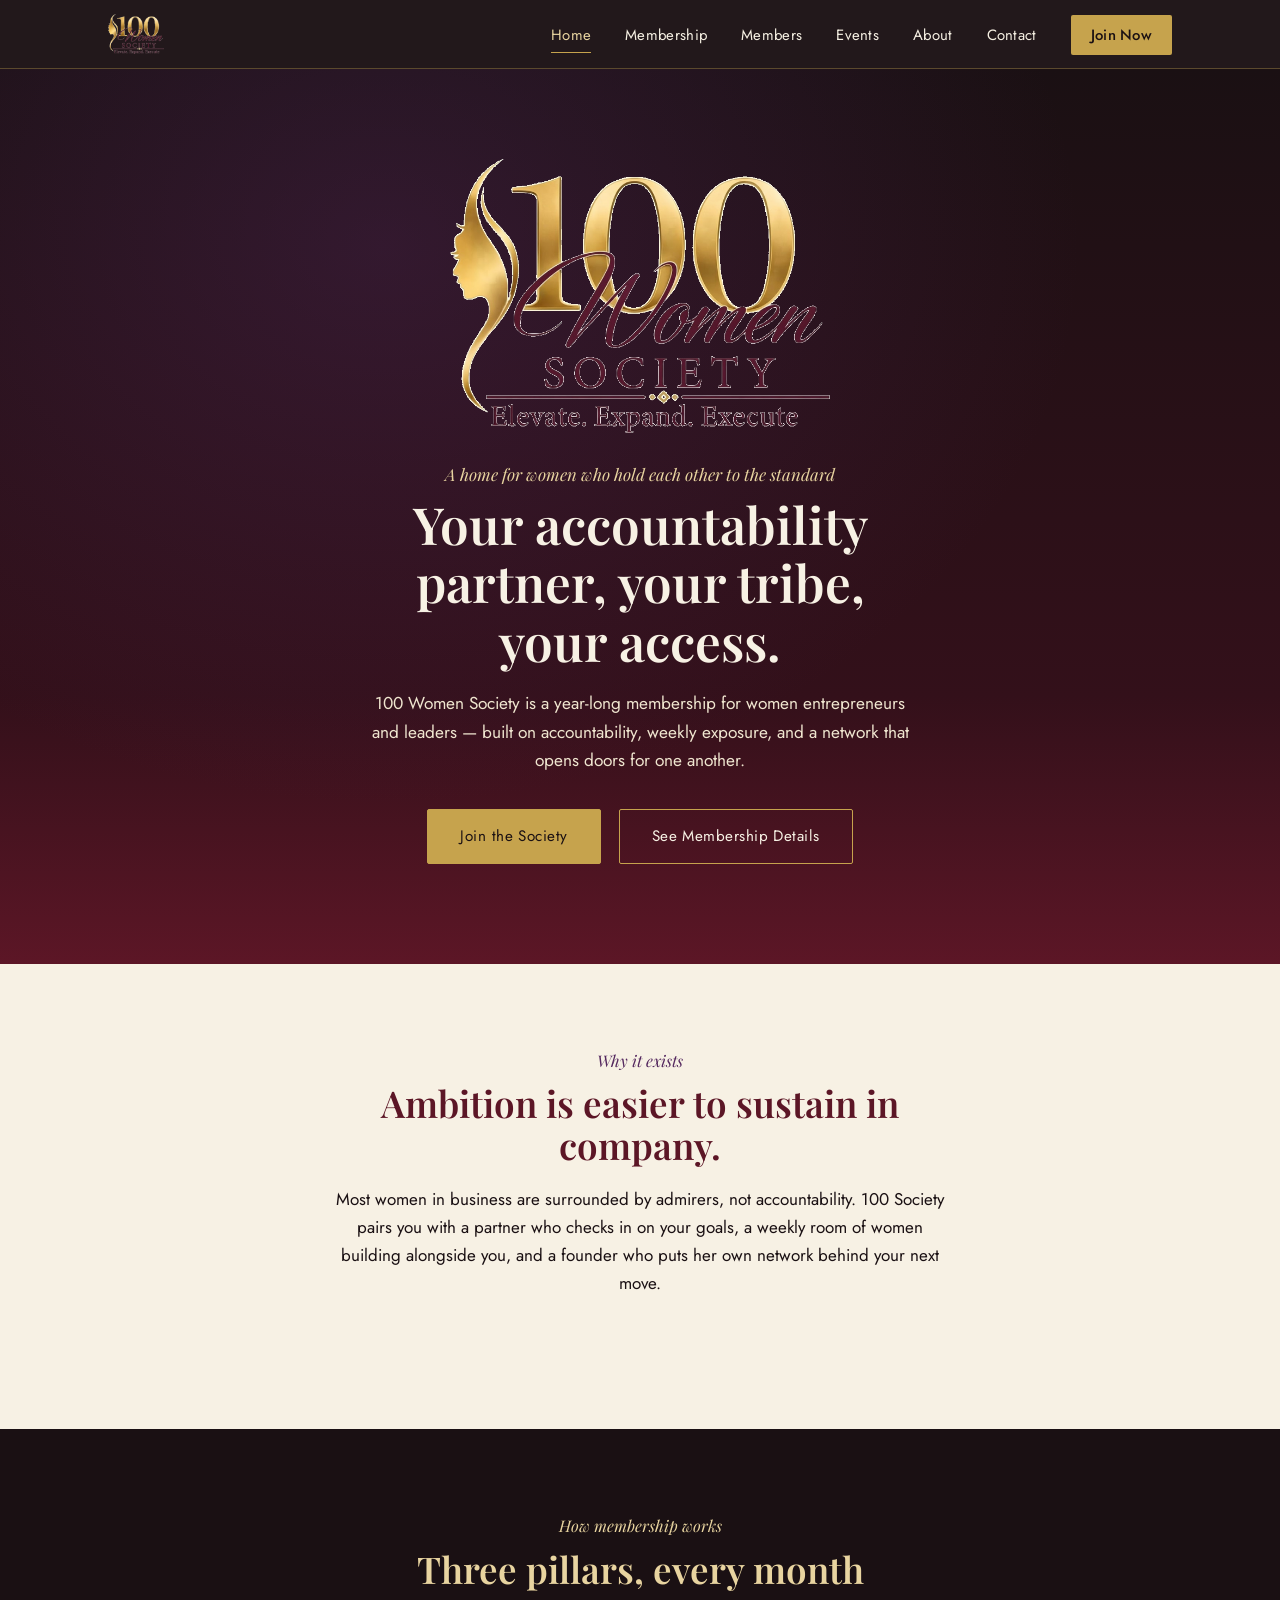
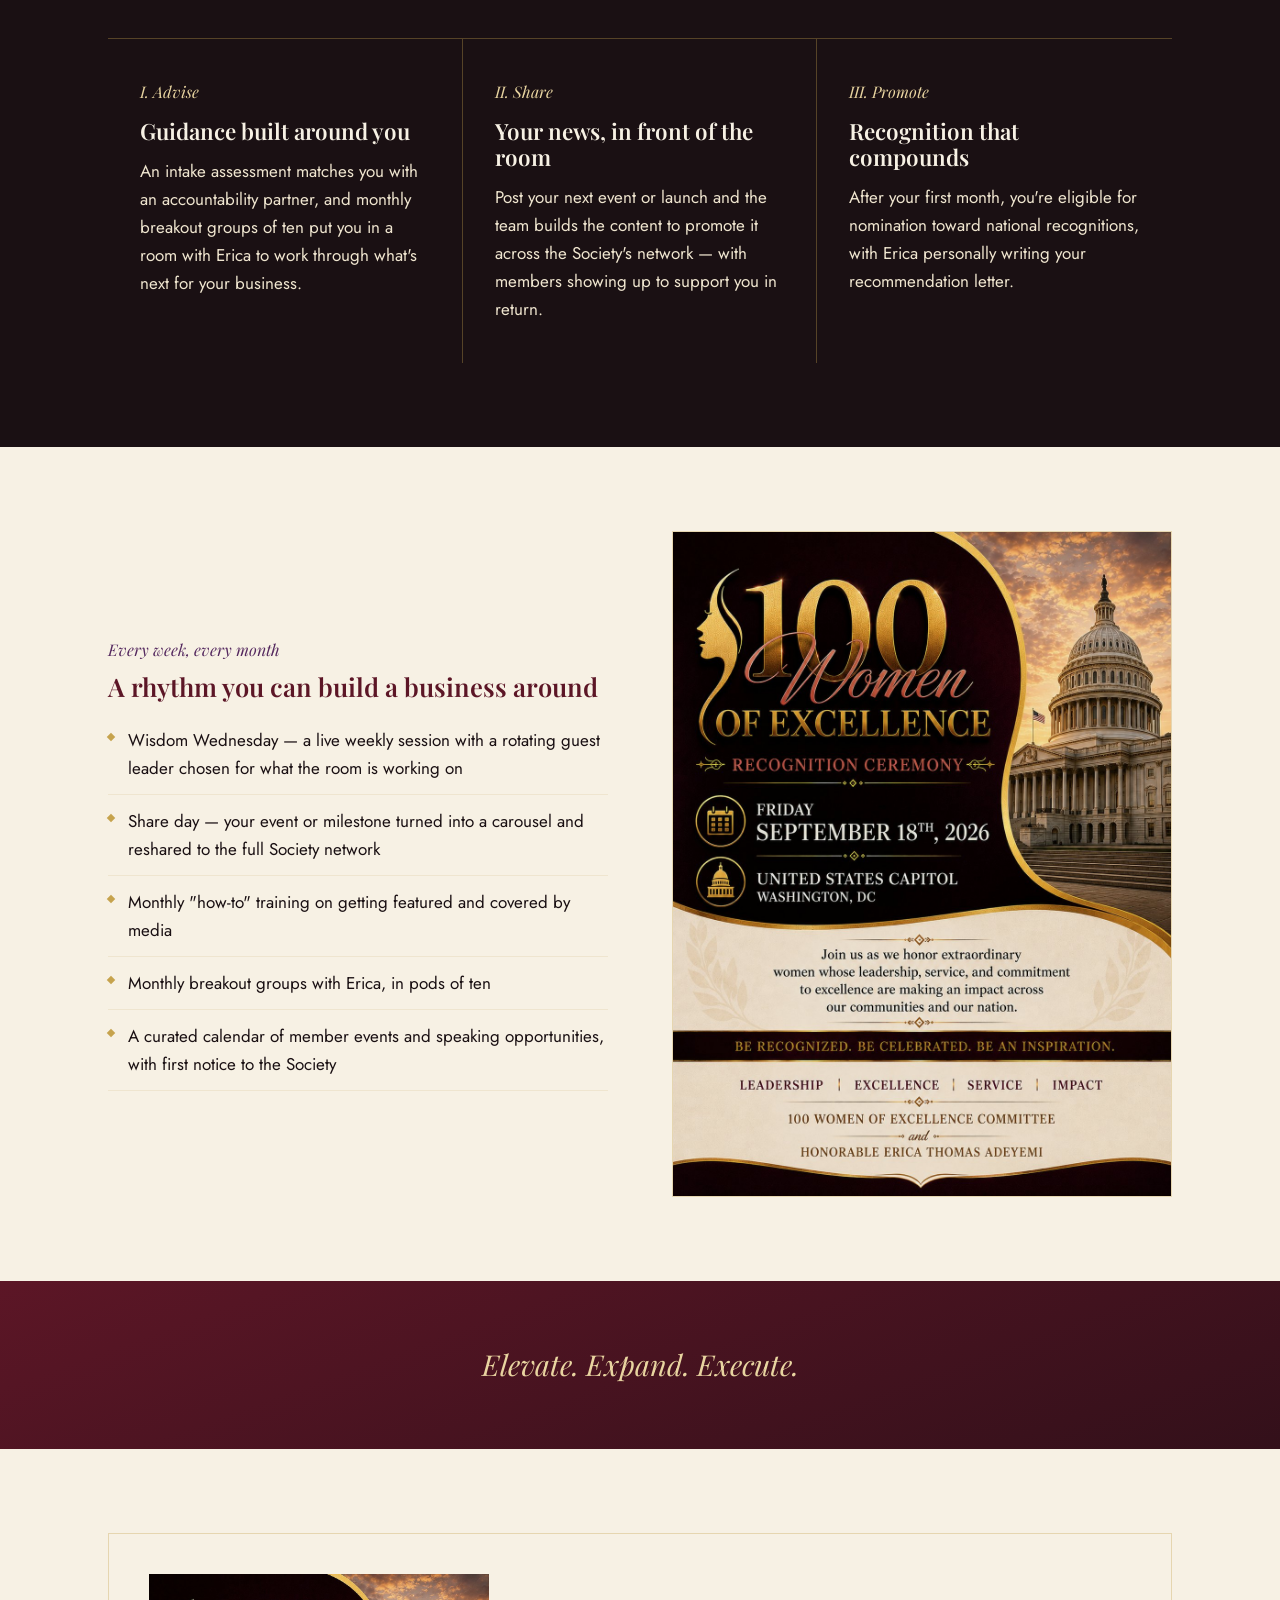
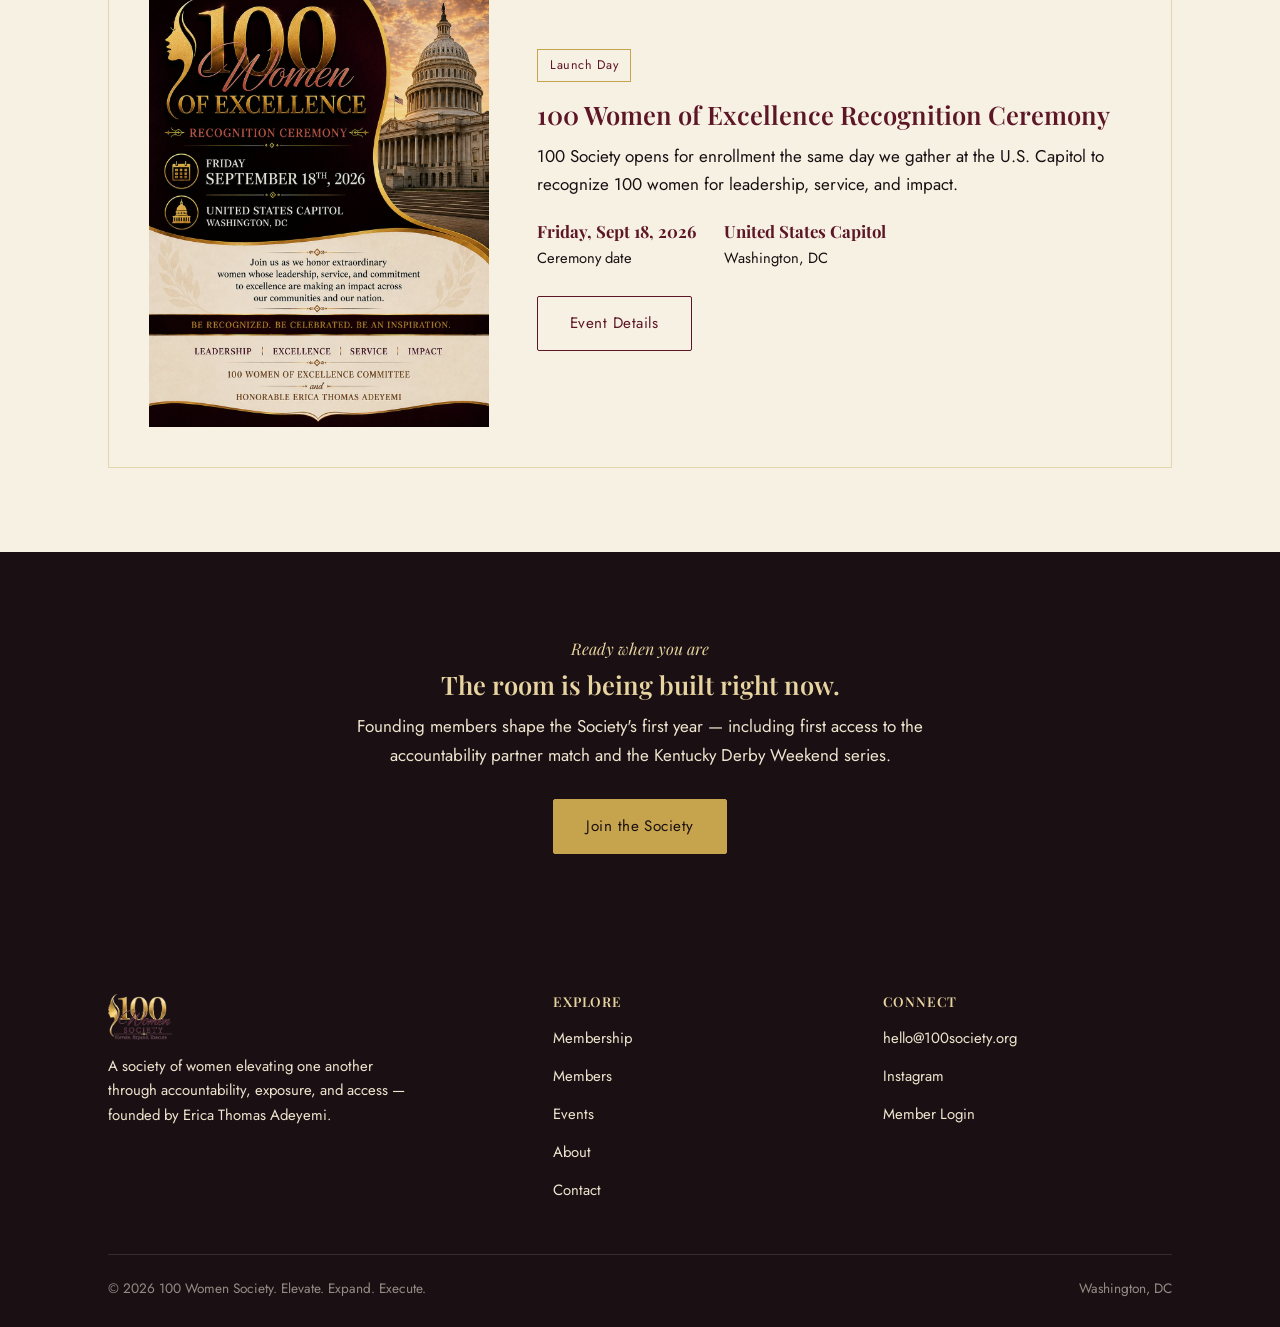
<file: index.html>
<!DOCTYPE html>
<html lang="en">
<head>
<meta charset="UTF-8">
<meta name="viewport" content="width=device-width, initial-scale=1.0">
<title>100 Women Society | Elevate. Expand. Execute.</title>
<meta name="description" content="100 Women Society is a membership community for women entrepreneurs and leaders — built on accountability, exposure, and access. Founded by Erica Thomas Adeyemi.">
<link rel="icon" href="assets/img/favicon-32.png" sizes="32x32">
<link rel="apple-touch-icon" href="assets/img/apple-touch-icon.png">
<link rel="stylesheet" href="assets/css/style.css">
</head>
<body>

<header class="site-header">
  <nav class="nav">
    <a href="index.html" class="brand">
      <img src="assets/img/logo.png" alt="100 Women Society">
    </a>
    <button class="menu-toggle" aria-label="Toggle menu" aria-expanded="false">Menu</button>
    <ul class="nav-links">
      <li><a href="index.html" class="active">Home</a></li>
      <li><a href="membership.html">Membership</a></li>
          <li><a href="members.html">Members</a></li>
      <li><a href="events.html">Events</a></li>
      <li><a href="about.html">About</a></li>
      <li><a href="contact.html">Contact</a></li>
      <li><a href="membership.html#join" class="nav-cta">Join Now</a></li>
    </ul>
  </nav>
</header>

<main>

  <section class="hero">
    <div class="wrap">
      <img src="assets/img/logo.png" alt="100 Women Society — Elevate. Expand. Execute." class="hero-logo">
      <p class="eyebrow">A home for women who hold each other to the standard</p>
      <h1>Your accountability partner, your tribe, your access.</h1>
      <p class="lead">100 Women Society is a year-long membership for women entrepreneurs and leaders — built on accountability, weekly exposure, and a network that opens doors for one another.</p>
      <div class="hero-actions">
        <a href="membership.html#join" class="btn btn-gold">Join the Society</a>
        <a href="membership.html" class="btn btn-outline">See Membership Details</a>
      </div>
    </div>
  </section>

  <section>
    <div class="wrap">
      <div class="section-head center">
        <span class="kicker">Why it exists</span>
        <h2>Ambition is easier to sustain in company.</h2>
        <p style="margin:0 auto;">Most women in business are surrounded by admirers, not accountability. 100 Society pairs you with a partner who checks in on your goals, a weekly room of women building alongside you, and a founder who puts her own network behind your next move.</p>
      </div>
    </div>
  </section>

  <section class="section-dark">
    <div class="wrap">
      <div class="section-head center" style="margin-left:auto;margin-right:auto;">
        <span class="kicker">How membership works</span>
        <h2>Three pillars, every month</h2>
      </div>
    </div>
    <div class="wrap">
      <div class="pillars">
        <div class="pillar">
          <span class="numeral">I. Advise</span>
          <h3>Guidance built around you</h3>
          <p>An intake assessment matches you with an accountability partner, and monthly breakout groups of ten put you in a room with Erica to work through what's next for your business.</p>
        </div>
        <div class="pillar">
          <span class="numeral">II. Share</span>
          <h3>Your news, in front of the room</h3>
          <p>Post your next event or launch and the team builds the content to promote it across the Society's network — with members showing up to support you in return.</p>
        </div>
        <div class="pillar">
          <span class="numeral">III. Promote</span>
          <h3>Recognition that compounds</h3>
          <p>After your first month, you're eligible for nomination toward national recognitions, with Erica personally writing your recommendation letter.</p>
        </div>
      </div>
    </div>
  </section>

  <section>
    <div class="wrap">
      <div class="row">
        <div class="col-text">
          <span class="kicker">Every week, every month</span>
          <h2 class="mt-0">A rhythm you can build a business around</h2>
          <ul>
            <li>Wisdom Wednesday — a live weekly session with a rotating guest leader chosen for what the room is working on</li>
            <li>Share day — your event or milestone turned into a carousel and reshared to the full Society network</li>
            <li>Monthly "how-to" training on getting featured and covered by media</li>
            <li>Monthly breakout groups with Erica, in pods of ten</li>
            <li>A curated calendar of member events and speaking opportunities, with first notice to the Society</li>
          </ul>
        </div>
        <div class="col-img">
          <img src="assets/img/event-flyer.jpg" alt="100 Women of Excellence Recognition Ceremony flyer">
        </div>
      </div>
    </div>
  </section>

  <section class="section-burgundy strip">
    <div class="wrap">
      <blockquote>Elevate. Expand. Execute.</blockquote>
    </div>
  </section>

  <section>
    <div class="wrap">
      <div class="event-card">
        <img src="assets/img/event-flyer.jpg" alt="100 Women of Excellence Recognition Ceremony">
        <div>
          <span class="tag">Launch Day</span>
          <h2 class="mt-0">100 Women of Excellence Recognition Ceremony</h2>
          <p>100 Society opens for enrollment the same day we gather at the U.S. Capitol to recognize 100 women for leadership, service, and impact.</p>
          <div class="meta">
            <div><strong>Friday, Sept 18, 2026</strong>Ceremony date</div>
            <div><strong>United States Capitol</strong>Washington, DC</div>
          </div>
          <a href="events.html" class="btn btn-outline-dark">Event Details</a>
        </div>
      </div>
    </div>
  </section>

  <section class="section-dark">
    <div class="wrap center">
      <span class="kicker">Ready when you are</span>
      <h2>The room is being built right now.</h2>
      <p style="margin:0 auto 30px;">Founding members shape the Society's first year — including first access to the accountability partner match and the Kentucky Derby Weekend series.</p>
      <a href="membership.html#join" class="btn btn-gold">Join the Society</a>
    </div>
  </section>

</main>

<footer class="site-footer">
  <div class="wrap">
    <div class="footer-grid">
      <div>
        <img src="assets/img/logo.png" alt="100 Women Society" class="footer-logo">
        <p style="max-width:34ch; color:var(--cream-dim); font-size:0.93rem;">A society of women elevating one another through accountability, exposure, and access — founded by Erica Thomas Adeyemi.</p>
      </div>
      <div>
        <h4>EXPLORE</h4>
        <ul>
          <li><a href="membership.html">Membership</a></li>
          <li><a href="members.html">Members</a></li>
          <li><a href="events.html">Events</a></li>
          <li><a href="about.html">About</a></li>
          <li><a href="contact.html">Contact</a></li>
        </ul>
      </div>
      <div>
        <h4>CONNECT</h4>
        <ul>
          <li><a href="mailto:hello@100society.org">hello@100society.org</a></li>
          <li><a href="https://instagram.com/itsericathomas" target="_blank" rel="noopener">Instagram</a></li>
          <li><a href="https://100womensociety.mykajabi.com/" target="_blank" rel="noopener">Member Login</a></li>
        </ul>
      </div>
    </div>
    <div class="footer-bottom">
      <span>&copy; 2026 100 Women Society. Elevate. Expand. Execute.</span>
      <span>Washington, DC</span>
    </div>
  </div>
</footer>
<script src="assets/js/main.js"></script>
</body>
</html>
</file>
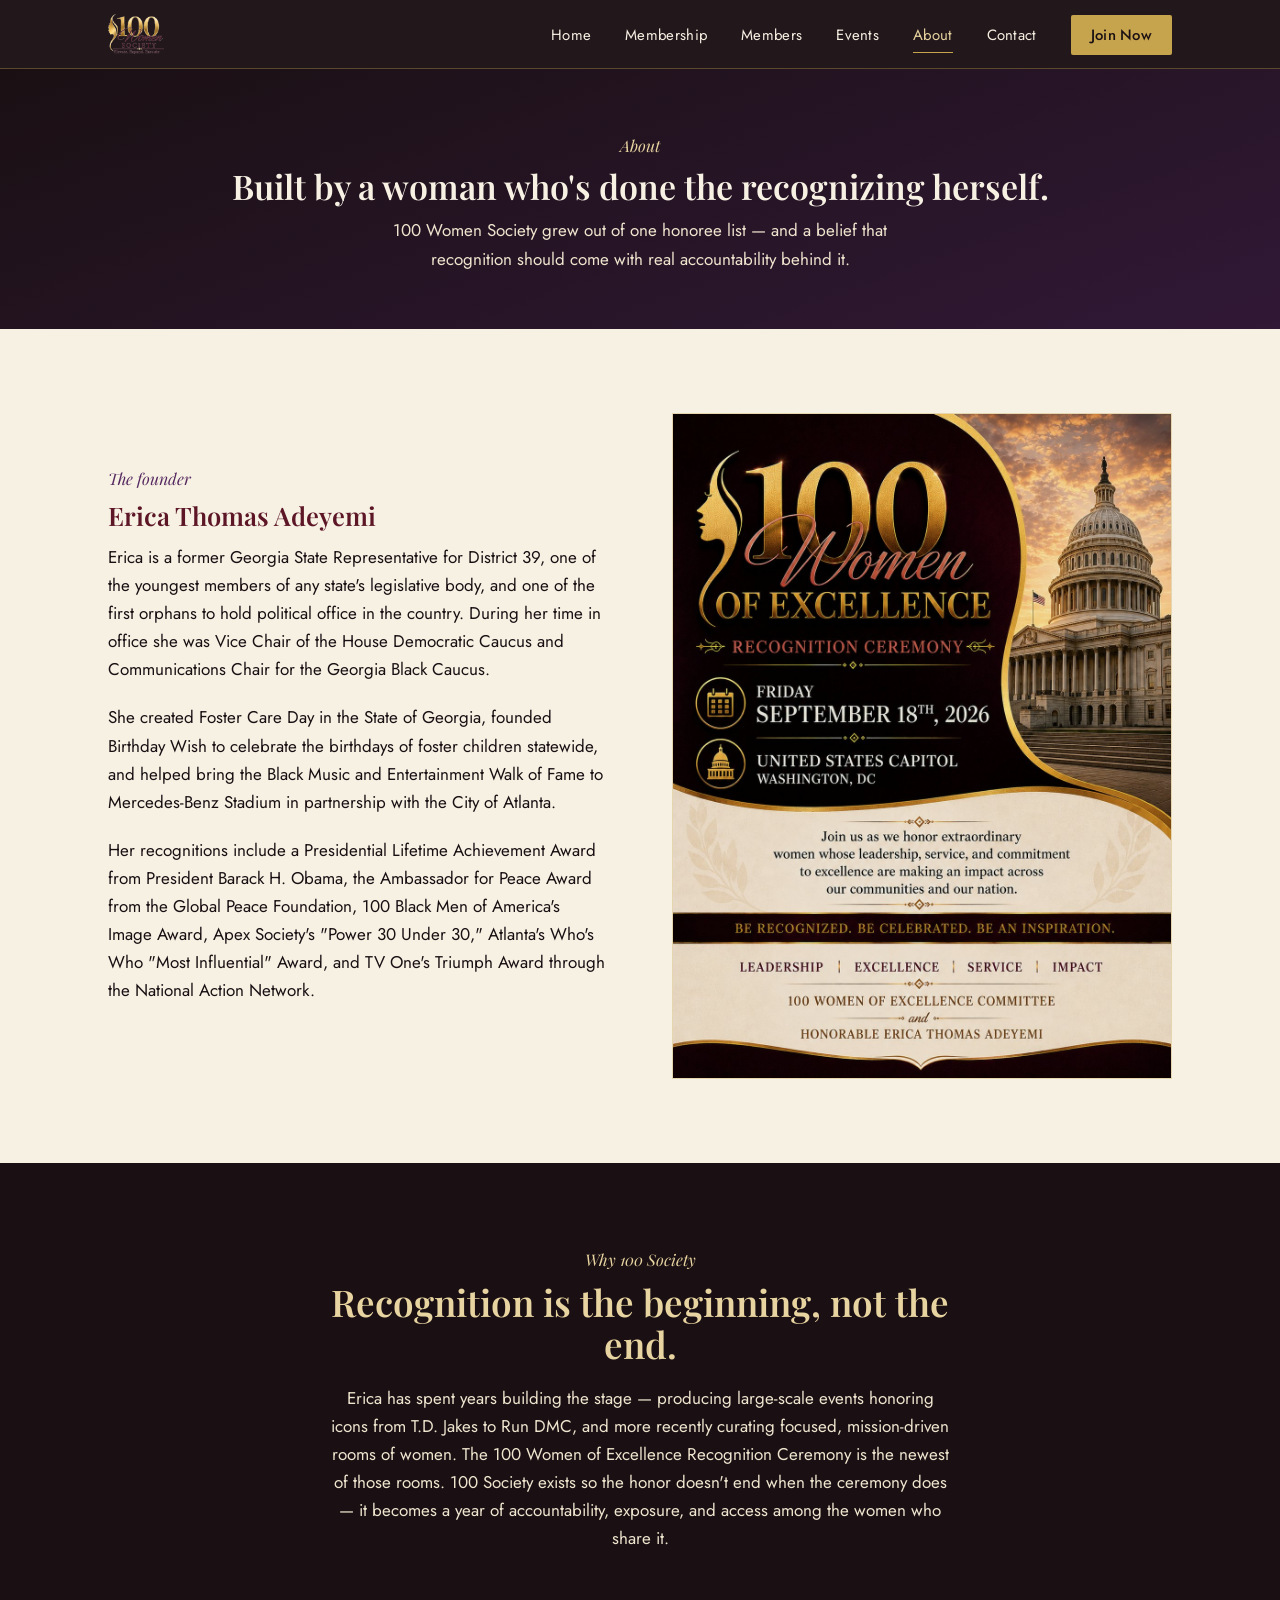
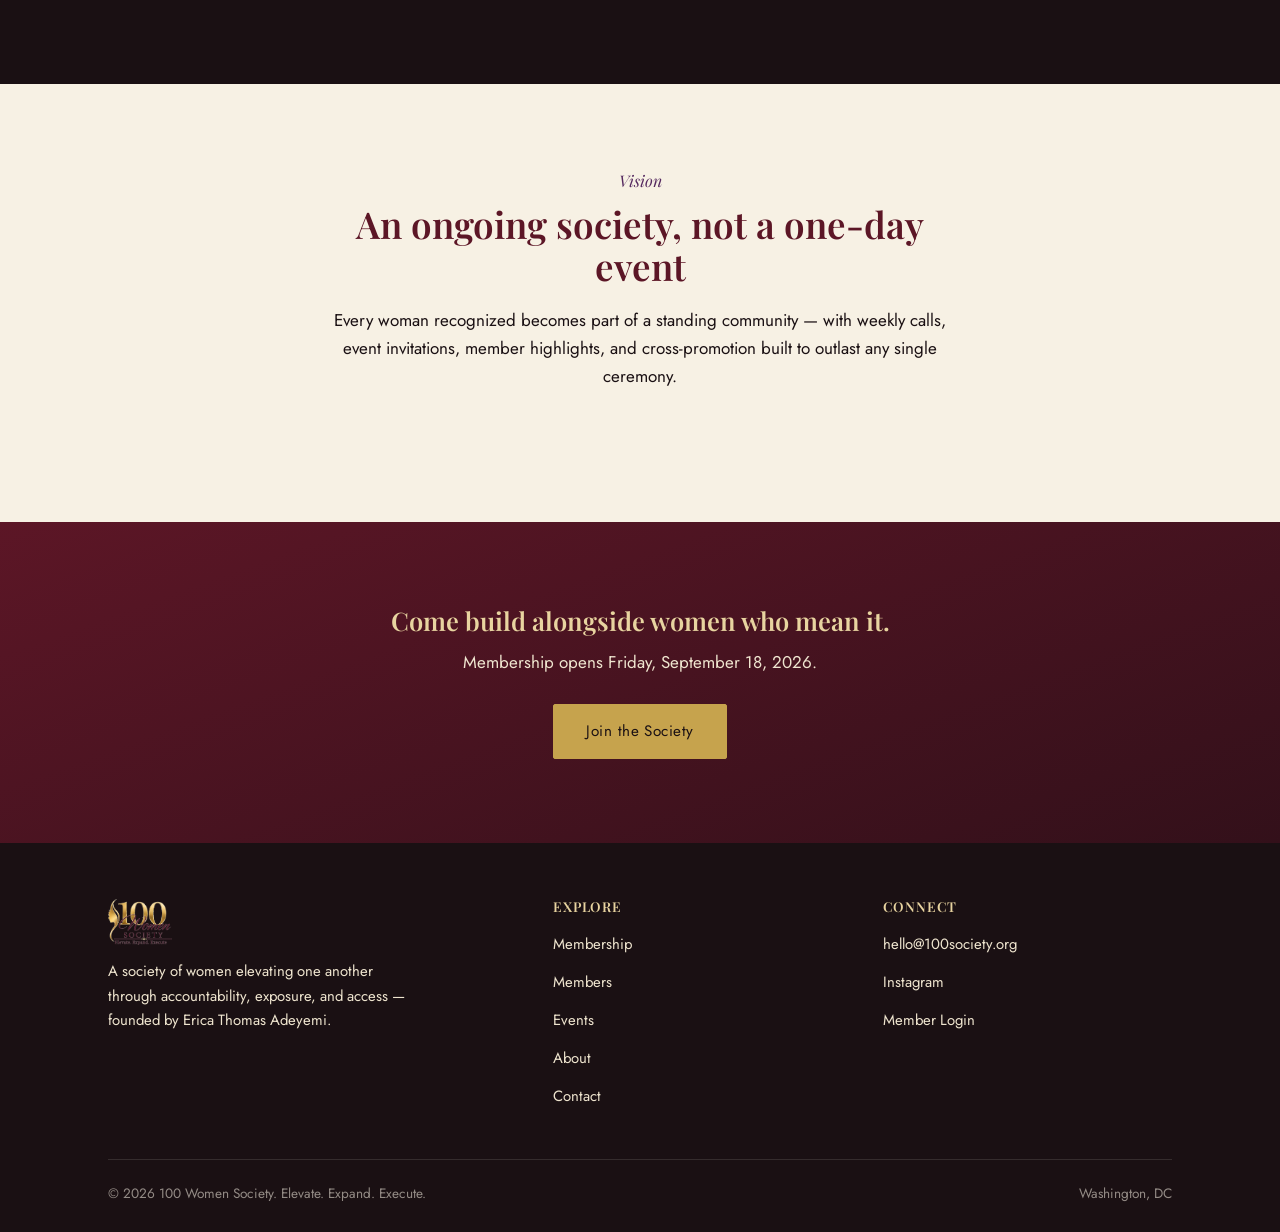
<file: about.html>
<!DOCTYPE html>
<html lang="en">
<head>
<meta charset="UTF-8">
<meta name="viewport" content="width=device-width, initial-scale=1.0">
<title>About | 100 Women Society</title>
<meta name="description" content="100 Women Society was founded by Erica Thomas Adeyemi, former Georgia State Representative and lifelong advocate for foster youth and women's leadership.">
<link rel="icon" href="assets/img/favicon-32.png" sizes="32x32">
<link rel="apple-touch-icon" href="assets/img/apple-touch-icon.png">
<link rel="stylesheet" href="assets/css/style.css">
</head>
<body>

<header class="site-header">
  <nav class="nav">
    <a href="index.html" class="brand">
      <img src="assets/img/logo.png" alt="100 Women Society">
    </a>
    <button class="menu-toggle" aria-label="Toggle menu" aria-expanded="false">Menu</button>
    <ul class="nav-links">
      <li><a href="index.html">Home</a></li>
      <li><a href="membership.html">Membership</a></li>
          <li><a href="members.html">Members</a></li>
      <li><a href="events.html">Events</a></li>
      <li><a href="about.html" class="active">About</a></li>
      <li><a href="contact.html">Contact</a></li>
      <li><a href="membership.html#join" class="nav-cta">Join Now</a></li>
    </ul>
  </nav>
</header>

<main>

  <div class="page-header">
    <div class="wrap">
      <span class="kicker" style="color:var(--gold-light);">About</span>
      <h1>Built by a woman who's done the recognizing herself.</h1>
      <p>100 Women Society grew out of one honoree list — and a belief that recognition should come with real accountability behind it.</p>
    </div>
  </div>

  <section>
    <div class="wrap">
      <div class="row">
        <div class="col-text">
          <span class="kicker">The founder</span>
          <h2 class="mt-0">Erica Thomas Adeyemi</h2>
          <p>Erica is a former Georgia State Representative for District 39, one of the youngest members of any state's legislative body, and one of the first orphans to hold political office in the country. During her time in office she was Vice Chair of the House Democratic Caucus and Communications Chair for the Georgia Black Caucus.</p>
          <p>She created Foster Care Day in the State of Georgia, founded Birthday Wish to celebrate the birthdays of foster children statewide, and helped bring the Black Music and Entertainment Walk of Fame to Mercedes-Benz Stadium in partnership with the City of Atlanta.</p>
          <p>Her recognitions include a Presidential Lifetime Achievement Award from President Barack H. Obama, the Ambassador for Peace Award from the Global Peace Foundation, 100 Black Men of America's Image Award, Apex Society's "Power 30 Under 30," Atlanta's Who's Who "Most Influential" Award, and TV One's Triumph Award through the National Action Network.</p>
        </div>
        <div class="col-img">
          <img src="assets/img/event-flyer.jpg" alt="100 Women of Excellence Recognition Ceremony flyer">
        </div>
      </div>
    </div>
  </section>

  <section class="section-dark">
    <div class="wrap">
      <div class="section-head center" style="margin-left:auto;margin-right:auto;">
        <span class="kicker">Why 100 Society</span>
        <h2>Recognition is the beginning, not the end.</h2>
        <p style="margin:0 auto;">Erica has spent years building the stage — producing large-scale events honoring icons from T.D. Jakes to Run DMC, and more recently curating focused, mission-driven rooms of women. The 100 Women of Excellence Recognition Ceremony is the newest of those rooms. 100 Society exists so the honor doesn't end when the ceremony does — it becomes a year of accountability, exposure, and access among the women who share it.</p>
      </div>
    </div>
  </section>

  <section>
    <div class="wrap">
      <div class="section-head center">
        <span class="kicker">Vision</span>
        <h2>An ongoing society, not a one-day event</h2>
        <p style="margin:0 auto;">Every woman recognized becomes part of a standing community — with weekly calls, event invitations, member highlights, and cross-promotion built to outlast any single ceremony.</p>
      </div>
    </div>
  </section>

  <section class="section-burgundy">
    <div class="wrap center">
      <h2>Come build alongside women who mean it.</h2>
      <p style="margin:0 auto 28px;">Membership opens Friday, September 18, 2026.</p>
      <a href="membership.html#join" class="btn btn-gold">Join the Society</a>
    </div>
  </section>

</main>

<footer class="site-footer">
  <div class="wrap">
    <div class="footer-grid">
      <div>
        <img src="assets/img/logo.png" alt="100 Women Society" class="footer-logo">
        <p style="max-width:34ch; color:var(--cream-dim); font-size:0.93rem;">A society of women elevating one another through accountability, exposure, and access — founded by Erica Thomas Adeyemi.</p>
      </div>
      <div>
        <h4>EXPLORE</h4>
        <ul>
          <li><a href="membership.html">Membership</a></li>
          <li><a href="members.html">Members</a></li>
          <li><a href="events.html">Events</a></li>
          <li><a href="about.html">About</a></li>
          <li><a href="contact.html">Contact</a></li>
        </ul>
      </div>
      <div>
        <h4>CONNECT</h4>
        <ul>
          <li><a href="mailto:hello@100society.org">hello@100society.org</a></li>
          <li><a href="https://instagram.com/itsericathomas" target="_blank" rel="noopener">Instagram</a></li>
          <li><a href="https://100womensociety.mykajabi.com/" target="_blank" rel="noopener">Member Login</a></li>
        </ul>
      </div>
    </div>
    <div class="footer-bottom">
      <span>&copy; 2026 100 Women Society. Elevate. Expand. Execute.</span>
      <span>Washington, DC</span>
    </div>
  </div>
</footer>
<script src="assets/js/main.js"></script>
</body>
</html>
</file>
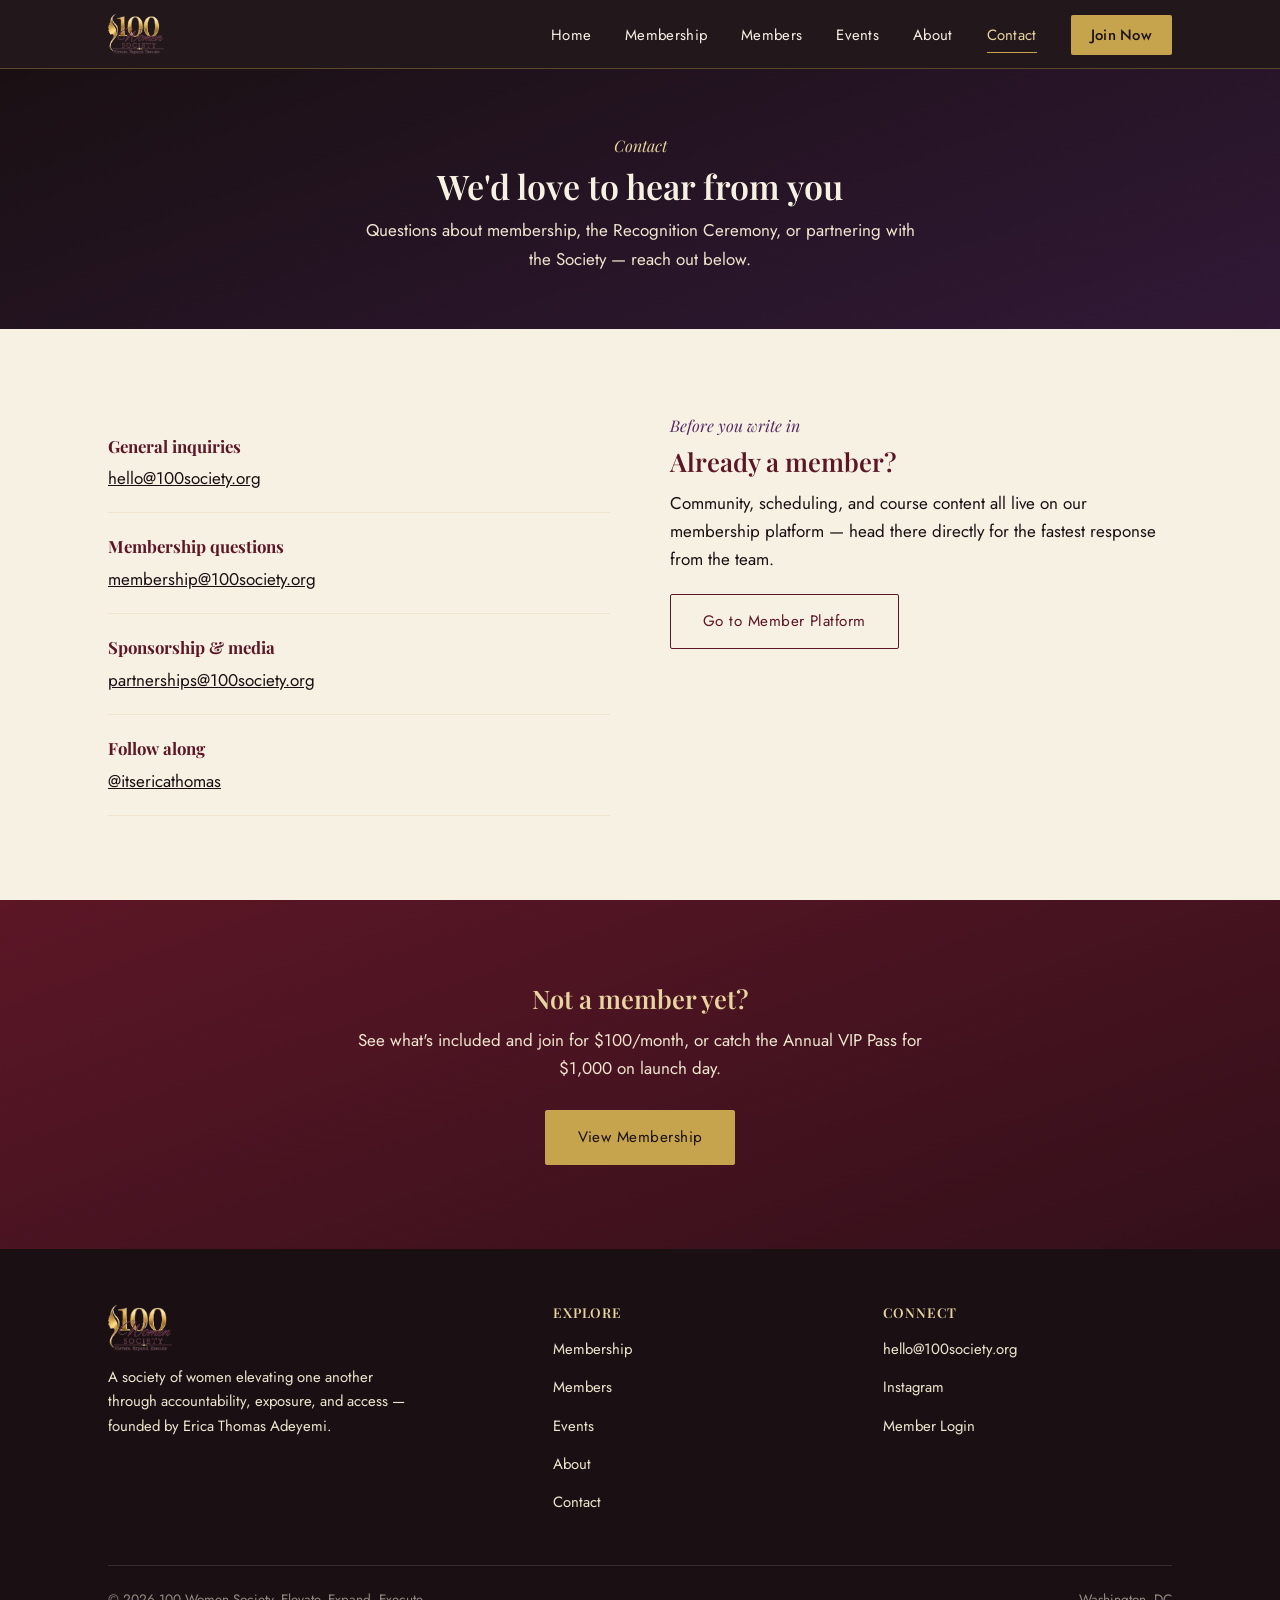
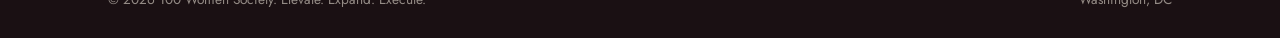
<file: contact.html>
<!DOCTYPE html>
<html lang="en">
<head>
<meta charset="UTF-8">
<meta name="viewport" content="width=device-width, initial-scale=1.0">
<title>Contact | 100 Women Society</title>
<meta name="description" content="Get in touch with 100 Women Society.">
<link rel="icon" href="assets/img/favicon-32.png" sizes="32x32">
<link rel="apple-touch-icon" href="assets/img/apple-touch-icon.png">
<link rel="stylesheet" href="assets/css/style.css">
</head>
<body>

<header class="site-header">
  <nav class="nav">
    <a href="index.html" class="brand">
      <img src="assets/img/logo.png" alt="100 Women Society">
    </a>
    <button class="menu-toggle" aria-label="Toggle menu" aria-expanded="false">Menu</button>
    <ul class="nav-links">
      <li><a href="index.html">Home</a></li>
      <li><a href="membership.html">Membership</a></li>
          <li><a href="members.html">Members</a></li>
      <li><a href="events.html">Events</a></li>
      <li><a href="about.html">About</a></li>
      <li><a href="contact.html" class="active">Contact</a></li>
      <li><a href="membership.html#join" class="nav-cta">Join Now</a></li>
    </ul>
  </nav>
</header>

<main>

  <div class="page-header">
    <div class="wrap">
      <span class="kicker" style="color:var(--gold-light);">Contact</span>
      <h1>We'd love to hear from you</h1>
      <p>Questions about membership, the Recognition Ceremony, or partnering with the Society — reach out below.</p>
    </div>
  </div>

  <section>
    <div class="wrap">
      <div class="contact-grid">
        <div>
          <div class="contact-detail">
            <strong>General inquiries</strong>
            <a href="mailto:hello@100society.org">hello@100society.org</a>
          </div>
          <div class="contact-detail">
            <strong>Membership questions</strong>
            <a href="mailto:membership@100society.org">membership@100society.org</a>
          </div>
          <div class="contact-detail">
            <strong>Sponsorship &amp; media</strong>
            <a href="mailto:partnerships@100society.org">partnerships@100society.org</a>
          </div>
          <div class="contact-detail">
            <strong>Follow along</strong>
            <a href="https://instagram.com/itsericathomas" target="_blank" rel="noopener">@itsericathomas</a>
          </div>
        </div>
        <div>
          <span class="kicker">Before you write in</span>
          <h2 class="mt-0">Already a member?</h2>
          <p>Community, scheduling, and course content all live on our membership platform — head there directly for the fastest response from the team.</p>
          <a href="https://100womensociety.mykajabi.com/" target="_blank" rel="noopener" class="btn btn-outline-dark">Go to Member Platform</a>
        </div>
      </div>
    </div>
  </section>

  <section class="section-burgundy">
    <div class="wrap center">
      <h2>Not a member yet?</h2>
      <p style="margin:0 auto 28px;">See what's included and join for $100/month, or catch the Annual VIP Pass for $1,000 on launch day.</p>
      <a href="membership.html#join" class="btn btn-gold">View Membership</a>
    </div>
  </section>

</main>

<footer class="site-footer">
  <div class="wrap">
    <div class="footer-grid">
      <div>
        <img src="assets/img/logo.png" alt="100 Women Society" class="footer-logo">
        <p style="max-width:34ch; color:var(--cream-dim); font-size:0.93rem;">A society of women elevating one another through accountability, exposure, and access — founded by Erica Thomas Adeyemi.</p>
      </div>
      <div>
        <h4>EXPLORE</h4>
        <ul>
          <li><a href="membership.html">Membership</a></li>
          <li><a href="members.html">Members</a></li>
          <li><a href="events.html">Events</a></li>
          <li><a href="about.html">About</a></li>
          <li><a href="contact.html">Contact</a></li>
        </ul>
      </div>
      <div>
        <h4>CONNECT</h4>
        <ul>
          <li><a href="mailto:hello@100society.org">hello@100society.org</a></li>
          <li><a href="https://instagram.com/itsericathomas" target="_blank" rel="noopener">Instagram</a></li>
          <li><a href="https://100womensociety.mykajabi.com/" target="_blank" rel="noopener">Member Login</a></li>
        </ul>
      </div>
    </div>
    <div class="footer-bottom">
      <span>&copy; 2026 100 Women Society. Elevate. Expand. Execute.</span>
      <span>Washington, DC</span>
    </div>
  </div>
</footer>
<script src="assets/js/main.js"></script>
</body>
</html>
</file>
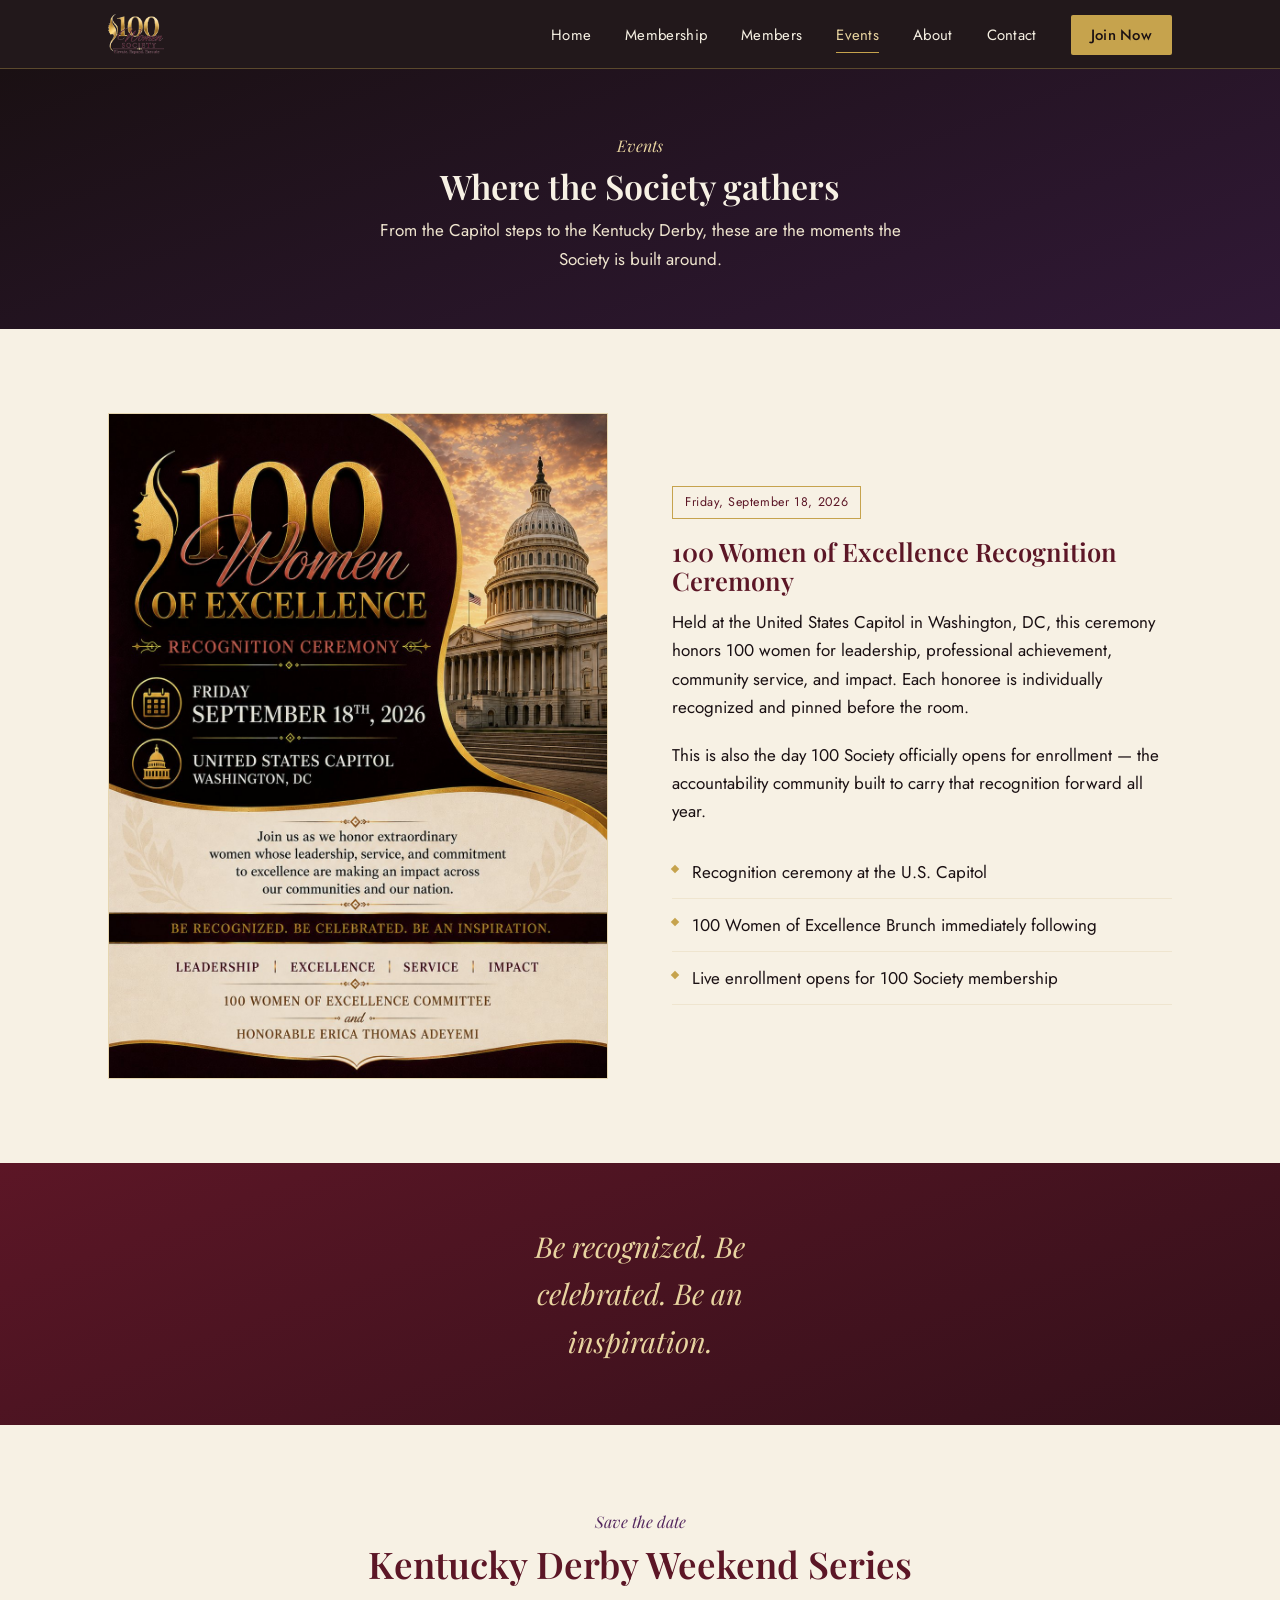
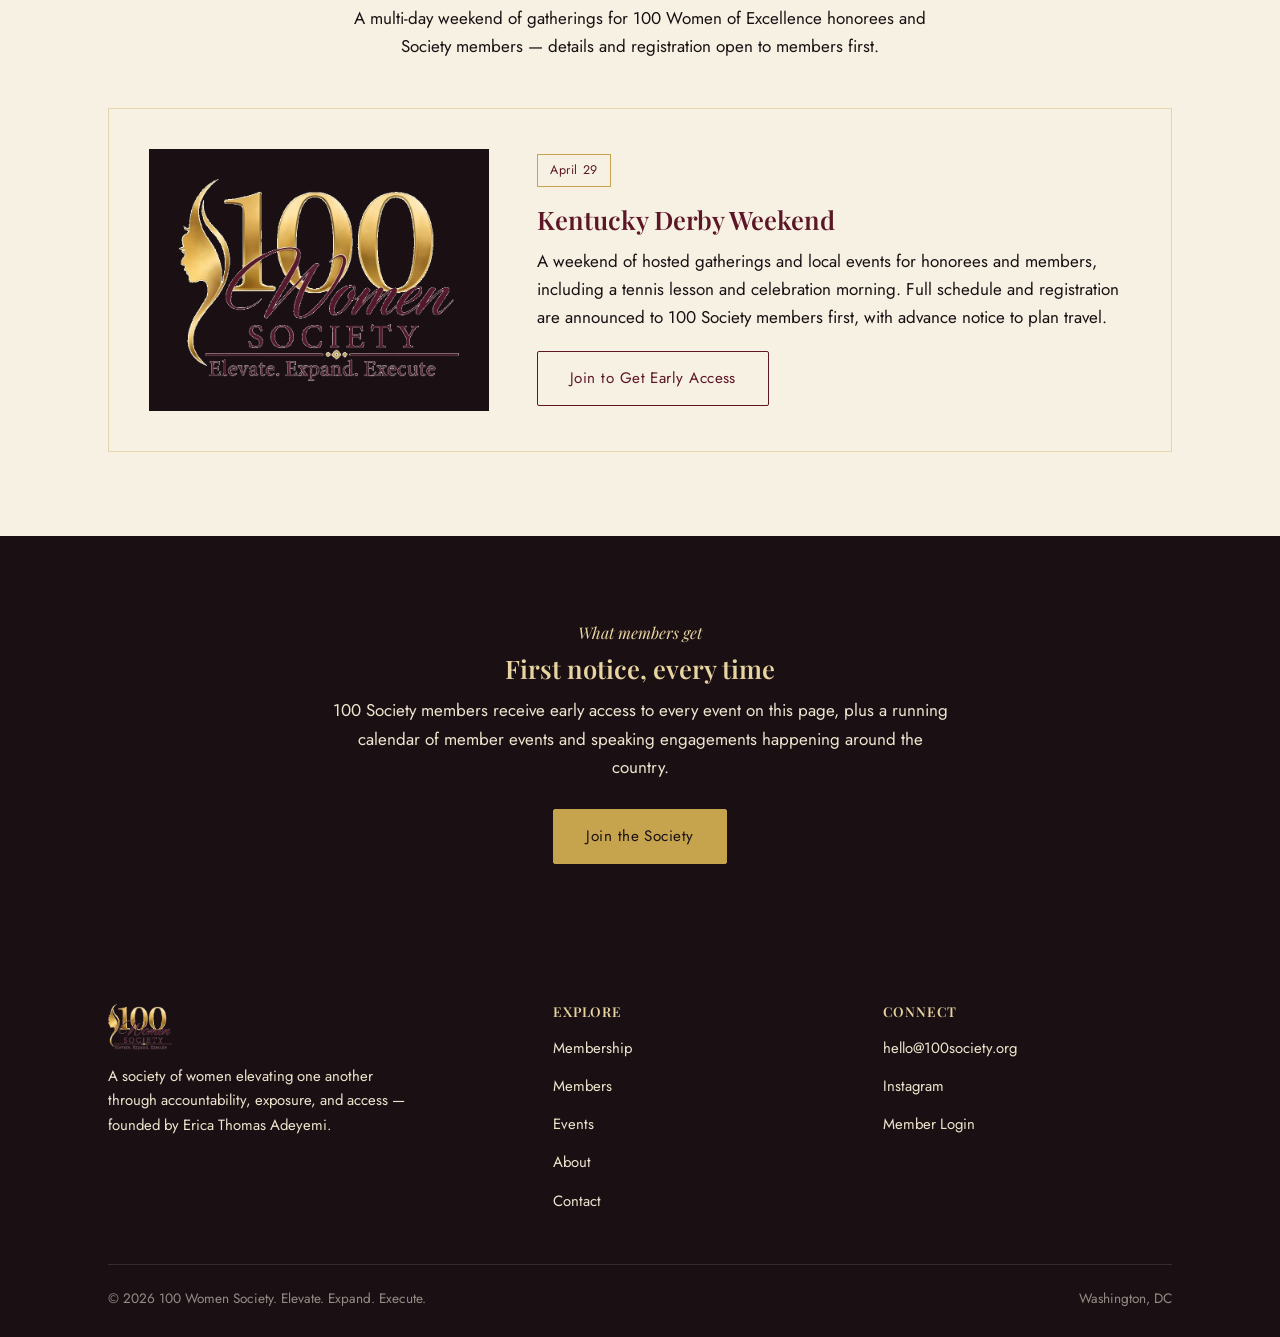
<file: events.html>
<!DOCTYPE html>
<html lang="en">
<head>
<meta charset="UTF-8">
<meta name="viewport" content="width=device-width, initial-scale=1.0">
<title>Events | 100 Women Society</title>
<meta name="description" content="100 Women of Excellence Recognition Ceremony at the U.S. Capitol, Sept 18 2026, plus the upcoming Kentucky Derby Weekend series.">
<link rel="icon" href="assets/img/favicon-32.png" sizes="32x32">
<link rel="apple-touch-icon" href="assets/img/apple-touch-icon.png">
<link rel="stylesheet" href="assets/css/style.css">
</head>
<body>

<header class="site-header">
  <nav class="nav">
    <a href="index.html" class="brand">
      <img src="assets/img/logo.png" alt="100 Women Society">
    </a>
    <button class="menu-toggle" aria-label="Toggle menu" aria-expanded="false">Menu</button>
    <ul class="nav-links">
      <li><a href="index.html">Home</a></li>
      <li><a href="membership.html">Membership</a></li>
          <li><a href="members.html">Members</a></li>
      <li><a href="events.html" class="active">Events</a></li>
      <li><a href="about.html">About</a></li>
      <li><a href="contact.html">Contact</a></li>
      <li><a href="membership.html#join" class="nav-cta">Join Now</a></li>
    </ul>
  </nav>
</header>

<main>

  <div class="page-header">
    <div class="wrap">
      <span class="kicker" style="color:var(--gold-light);">Events</span>
      <h1>Where the Society gathers</h1>
      <p>From the Capitol steps to the Kentucky Derby, these are the moments the Society is built around.</p>
    </div>
  </div>

  <section>
    <div class="wrap">
      <div class="row">
        <div class="col-img">
          <img src="assets/img/event-flyer.jpg" alt="100 Women of Excellence Recognition Ceremony, Friday September 18th 2026, United States Capitol, Washington DC">
        </div>
        <div class="col-text">
          <span class="tag">Friday, September 18, 2026</span>
          <h2 class="mt-0">100 Women of Excellence Recognition Ceremony</h2>
          <p>Held at the United States Capitol in Washington, DC, this ceremony honors 100 women for leadership, professional achievement, community service, and impact. Each honoree is individually recognized and pinned before the room.</p>
          <p>This is also the day 100 Society officially opens for enrollment — the accountability community built to carry that recognition forward all year.</p>
          <ul>
            <li>Recognition ceremony at the U.S. Capitol</li>
            <li>100 Women of Excellence Brunch immediately following</li>
            <li>Live enrollment opens for 100 Society membership</li>
          </ul>
        </div>
      </div>
    </div>
  </section>

  <section class="section-burgundy strip">
    <div class="wrap">
      <blockquote>Be recognized. Be celebrated. Be an inspiration.</blockquote>
    </div>
  </section>

  <section>
    <div class="wrap">
      <div class="section-head center">
        <span class="kicker">Save the date</span>
        <h2>Kentucky Derby Weekend Series</h2>
        <p style="margin:0 auto;">A multi-day weekend of gatherings for 100 Women of Excellence honorees and Society members — details and registration open to members first.</p>
      </div>
      <div class="event-card">
        <img src="assets/img/logo.png" alt="100 Women Society" style="background:var(--ink); padding:30px;">
        <div>
          <span class="tag">April 29</span>
          <h2 class="mt-0">Kentucky Derby Weekend</h2>
          <p>A weekend of hosted gatherings and local events for honorees and members, including a tennis lesson and celebration morning. Full schedule and registration are announced to 100 Society members first, with advance notice to plan travel.</p>
          <a href="membership.html#join" class="btn btn-outline-dark">Join to Get Early Access</a>
        </div>
      </div>
    </div>
  </section>

  <section class="section-dark">
    <div class="wrap center">
      <span class="kicker">What members get</span>
      <h2>First notice, every time</h2>
      <p style="margin:0 auto 28px;">100 Society members receive early access to every event on this page, plus a running calendar of member events and speaking engagements happening around the country.</p>
      <a href="membership.html#join" class="btn btn-gold">Join the Society</a>
    </div>
  </section>

</main>

<footer class="site-footer">
  <div class="wrap">
    <div class="footer-grid">
      <div>
        <img src="assets/img/logo.png" alt="100 Women Society" class="footer-logo">
        <p style="max-width:34ch; color:var(--cream-dim); font-size:0.93rem;">A society of women elevating one another through accountability, exposure, and access — founded by Erica Thomas Adeyemi.</p>
      </div>
      <div>
        <h4>EXPLORE</h4>
        <ul>
          <li><a href="membership.html">Membership</a></li>
          <li><a href="members.html">Members</a></li>
          <li><a href="events.html">Events</a></li>
          <li><a href="about.html">About</a></li>
          <li><a href="contact.html">Contact</a></li>
        </ul>
      </div>
      <div>
        <h4>CONNECT</h4>
        <ul>
          <li><a href="mailto:hello@100society.org">hello@100society.org</a></li>
          <li><a href="https://instagram.com/itsericathomas" target="_blank" rel="noopener">Instagram</a></li>
          <li><a href="https://100womensociety.mykajabi.com/" target="_blank" rel="noopener">Member Login</a></li>
        </ul>
      </div>
    </div>
    <div class="footer-bottom">
      <span>&copy; 2026 100 Women Society. Elevate. Expand. Execute.</span>
      <span>Washington, DC</span>
    </div>
  </div>
</footer>
<script src="assets/js/main.js"></script>
</body>
</html>
</file>
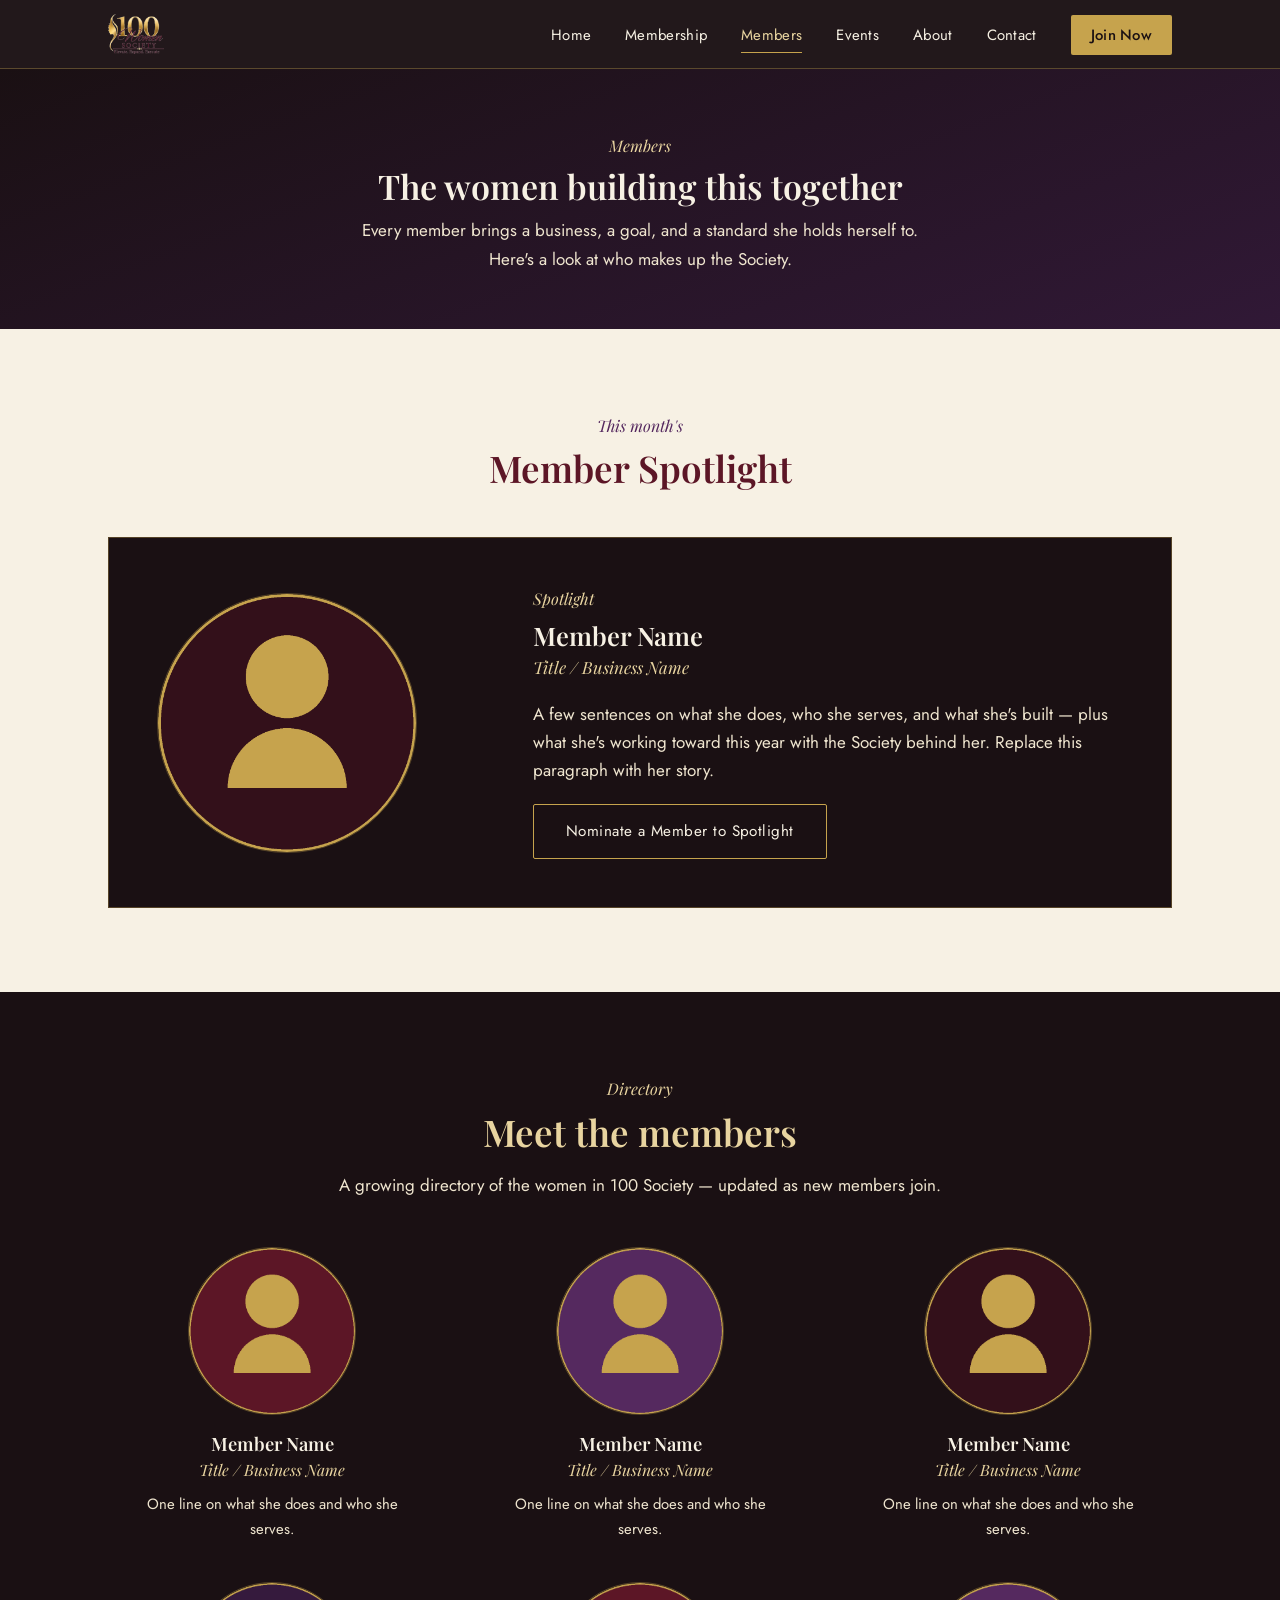
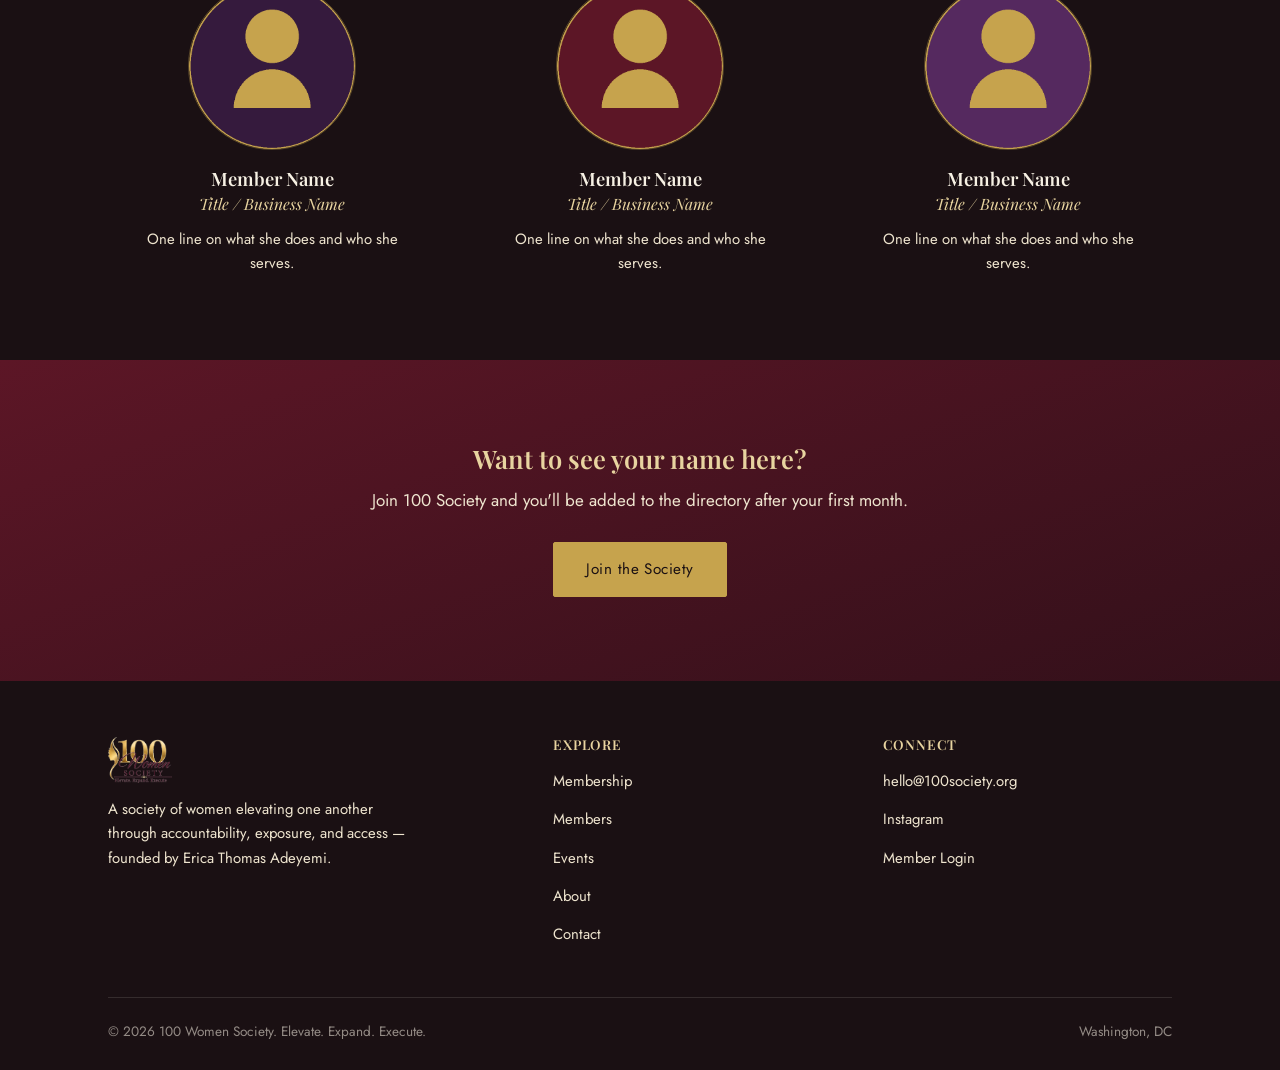
<file: members.html>
<!DOCTYPE html>
<html lang="en">
<head>
<meta charset="UTF-8">
<meta name="viewport" content="width=device-width, initial-scale=1.0">
<title>Members | 100 Women Society</title>
<meta name="description" content="Meet the women of 100 Society — this month's member spotlight and the growing directory of members building alongside one another.">
<link rel="icon" href="assets/img/favicon-32.png" sizes="32x32">
<link rel="apple-touch-icon" href="assets/img/apple-touch-icon.png">
<link rel="stylesheet" href="assets/css/style.css">
</head>
<body>

<header class="site-header">
  <nav class="nav">
    <a href="index.html" class="brand">
      <img src="assets/img/logo.png" alt="100 Women Society">
    </a>
    <button class="menu-toggle" aria-label="Toggle menu" aria-expanded="false">Menu</button>
    <ul class="nav-links">
      <li><a href="index.html">Home</a></li>
      <li><a href="membership.html">Membership</a></li>
      <li><a href="members.html" class="active">Members</a></li>
      <li><a href="events.html">Events</a></li>
      <li><a href="about.html">About</a></li>
      <li><a href="contact.html">Contact</a></li>
      <li><a href="membership.html#join" class="nav-cta">Join Now</a></li>
    </ul>
  </nav>
</header>

<main>

  <div class="page-header">
    <div class="wrap">
      <span class="kicker" style="color:var(--gold-light);">Members</span>
      <h1>The women building this together</h1>
      <p>Every member brings a business, a goal, and a standard she holds herself to. Here's a look at who makes up the Society.</p>
    </div>
  </div>

  <!--
    MEMBER SPOTLIGHT — replace the image, name, title, and bio below
    to feature a different member. Swap assets/img/member-spotlight.png
    for her photo (a square image works best).
  -->
  <section>
    <div class="wrap">
      <div class="section-head center">
        <span class="kicker">This month's</span>
        <h2>Member Spotlight</h2>
      </div>
      <div class="spotlight">
        <div class="spotlight-photo">
          <img src="assets/img/member-spotlight.png" alt="Member Name">
        </div>
        <div>
          <span class="kicker">Spotlight</span>
          <h2>Member Name</h2>
          <span class="member-title">Title / Business Name</span>
          <p>A few sentences on what she does, who she serves, and what she's built — plus what she's working toward this year with the Society behind her. Replace this paragraph with her story.</p>
          <a href="contact.html" class="btn btn-outline">Nominate a Member to Spotlight</a>
        </div>
      </div>
    </div>
  </section>

  <!--
    MEMBER DIRECTORY — duplicate a .member-card block to add a member.
    Each card needs: a square photo, her name, her title or business,
    and one line on what she does.
  -->
  <section class="section-dark">
    <div class="wrap">
      <div class="section-head center" style="margin-left:auto;margin-right:auto;">
        <span class="kicker">Directory</span>
        <h2>Meet the members</h2>
        <p style="margin:0 auto;">A growing directory of the women in 100 Society — updated as new members join.</p>
      </div>
      <div class="member-grid" style="color:var(--cream);">
        <div class="member-card">
          <img src="assets/img/member-1.png" alt="Member Name">
          <h3 style="color:var(--cream);">Member Name</h3>
          <span class="member-title" style="color:var(--gold-light);">Title / Business Name</span>
          <p style="color:var(--cream-dim);">One line on what she does and who she serves.</p>
        </div>
        <div class="member-card">
          <img src="assets/img/member-2.png" alt="Member Name">
          <h3 style="color:var(--cream);">Member Name</h3>
          <span class="member-title" style="color:var(--gold-light);">Title / Business Name</span>
          <p style="color:var(--cream-dim);">One line on what she does and who she serves.</p>
        </div>
        <div class="member-card">
          <img src="assets/img/member-3.png" alt="Member Name">
          <h3 style="color:var(--cream);">Member Name</h3>
          <span class="member-title" style="color:var(--gold-light);">Title / Business Name</span>
          <p style="color:var(--cream-dim);">One line on what she does and who she serves.</p>
        </div>
        <div class="member-card">
          <img src="assets/img/member-4.png" alt="Member Name">
          <h3 style="color:var(--cream);">Member Name</h3>
          <span class="member-title" style="color:var(--gold-light);">Title / Business Name</span>
          <p style="color:var(--cream-dim);">One line on what she does and who she serves.</p>
        </div>
        <div class="member-card">
          <img src="assets/img/member-5.png" alt="Member Name">
          <h3 style="color:var(--cream);">Member Name</h3>
          <span class="member-title" style="color:var(--gold-light);">Title / Business Name</span>
          <p style="color:var(--cream-dim);">One line on what she does and who she serves.</p>
        </div>
        <div class="member-card">
          <img src="assets/img/member-6.png" alt="Member Name">
          <h3 style="color:var(--cream);">Member Name</h3>
          <span class="member-title" style="color:var(--gold-light);">Title / Business Name</span>
          <p style="color:var(--cream-dim);">One line on what she does and who she serves.</p>
        </div>
      </div>
    </div>
  </section>

  <section class="section-burgundy">
    <div class="wrap center">
      <h2>Want to see your name here?</h2>
      <p style="margin:0 auto 28px;">Join 100 Society and you'll be added to the directory after your first month.</p>
      <a href="membership.html#join" class="btn btn-gold">Join the Society</a>
    </div>
  </section>

</main>

<footer class="site-footer">
  <div class="wrap">
    <div class="footer-grid">
      <div>
        <img src="assets/img/logo.png" alt="100 Women Society" class="footer-logo">
        <p style="max-width:34ch; color:var(--cream-dim); font-size:0.93rem;">A society of women elevating one another through accountability, exposure, and access — founded by Erica Thomas Adeyemi.</p>
      </div>
      <div>
        <h4>EXPLORE</h4>
        <ul>
          <li><a href="membership.html">Membership</a></li>
          <li><a href="members.html">Members</a></li>
          <li><a href="events.html">Events</a></li>
          <li><a href="about.html">About</a></li>
          <li><a href="contact.html">Contact</a></li>
        </ul>
      </div>
      <div>
        <h4>CONNECT</h4>
        <ul>
          <li><a href="mailto:hello@100society.org">hello@100society.org</a></li>
          <li><a href="https://instagram.com/itsericathomas" target="_blank" rel="noopener">Instagram</a></li>
          <li><a href="https://100womensociety.mykajabi.com/" target="_blank" rel="noopener">Member Login</a></li>
        </ul>
      </div>
    </div>
    <div class="footer-bottom">
      <span>&copy; 2026 100 Women Society. Elevate. Expand. Execute.</span>
      <span>Washington, DC</span>
    </div>
  </div>
</footer>
<script src="assets/js/main.js"></script>
</body>
</html>
</file>
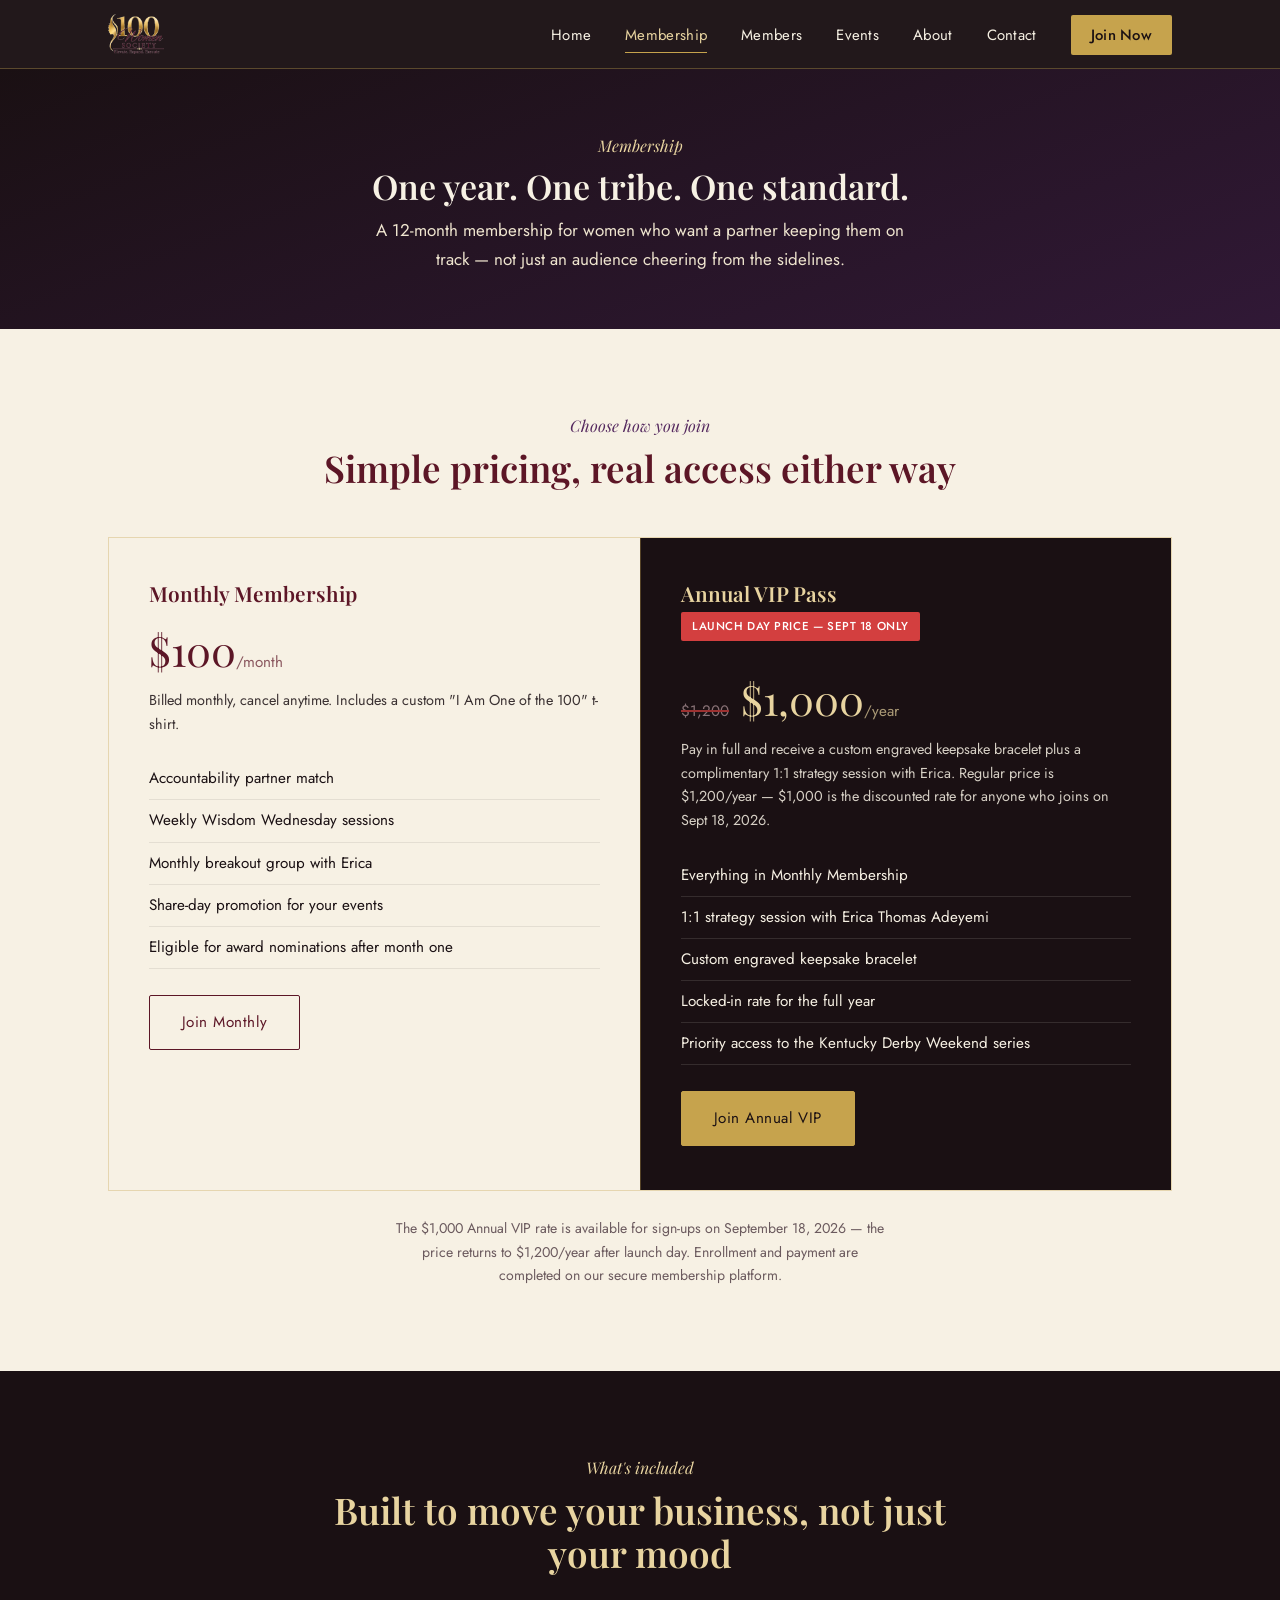
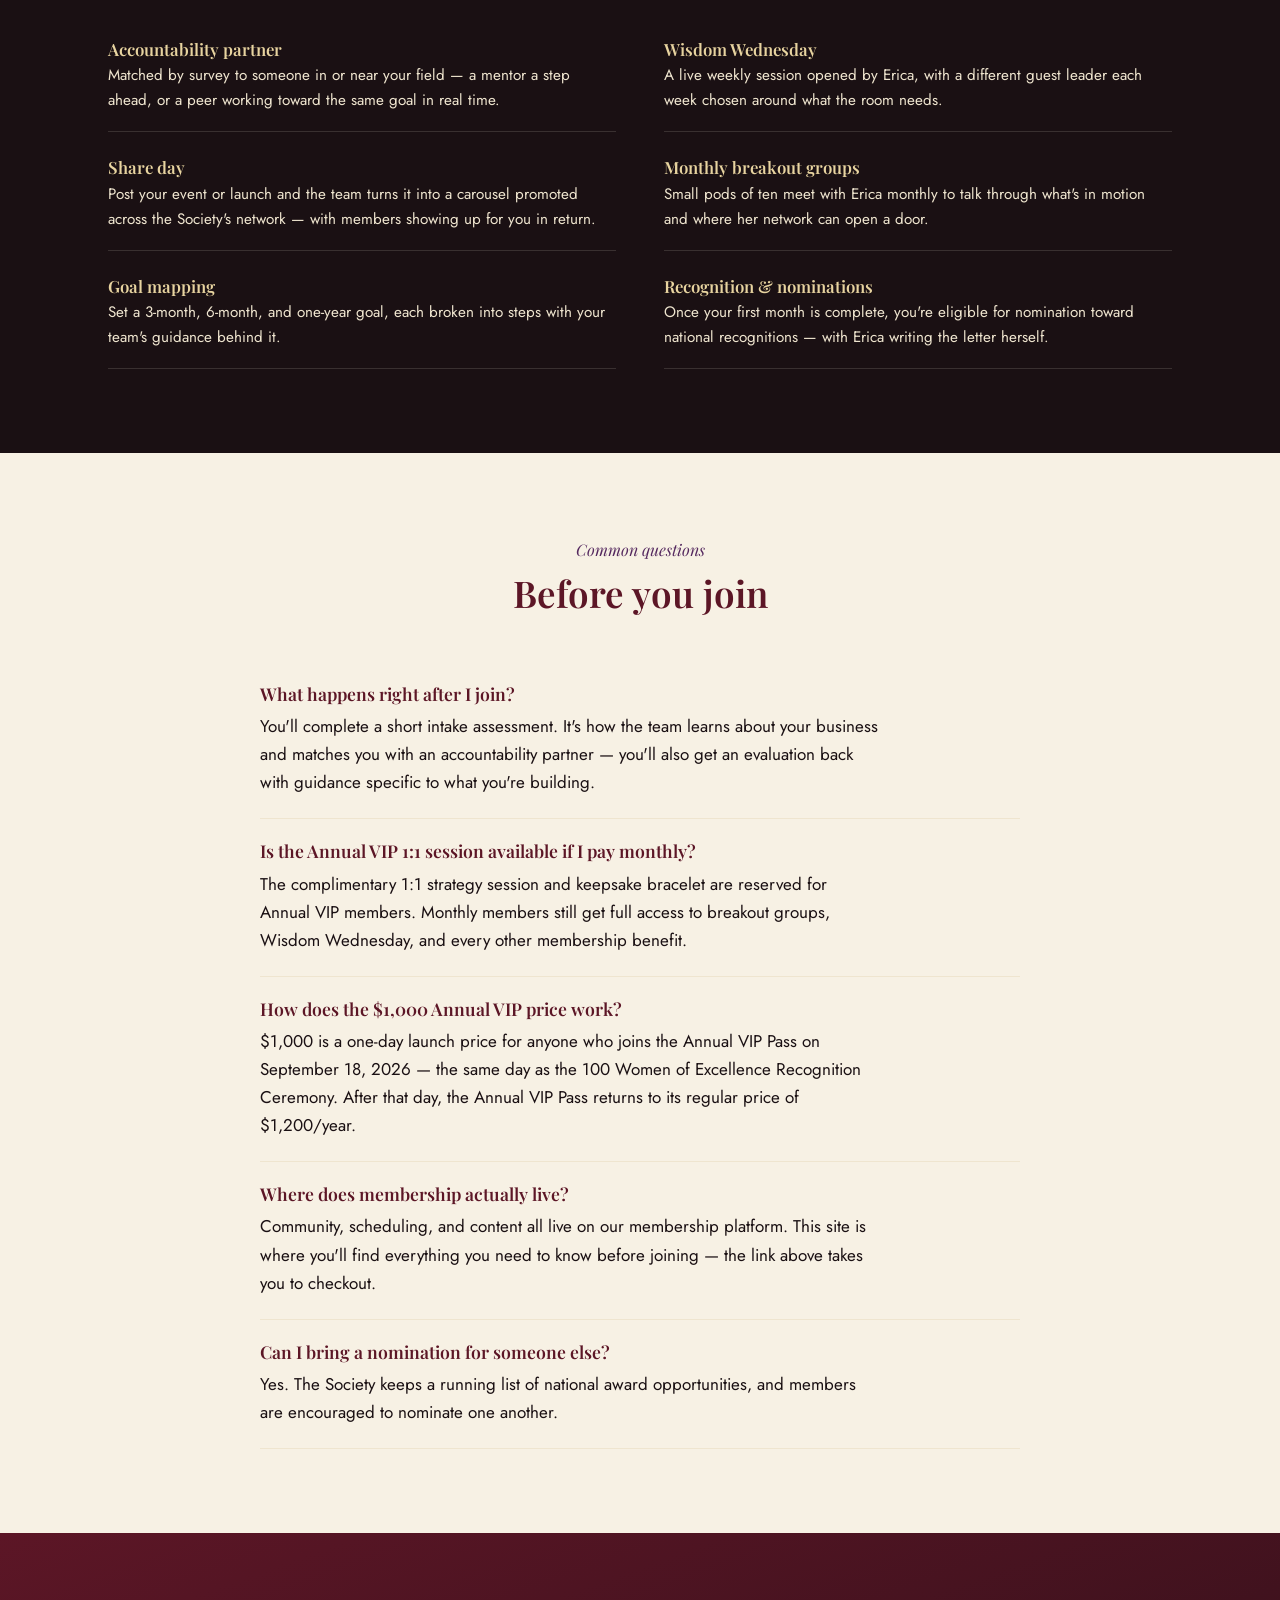
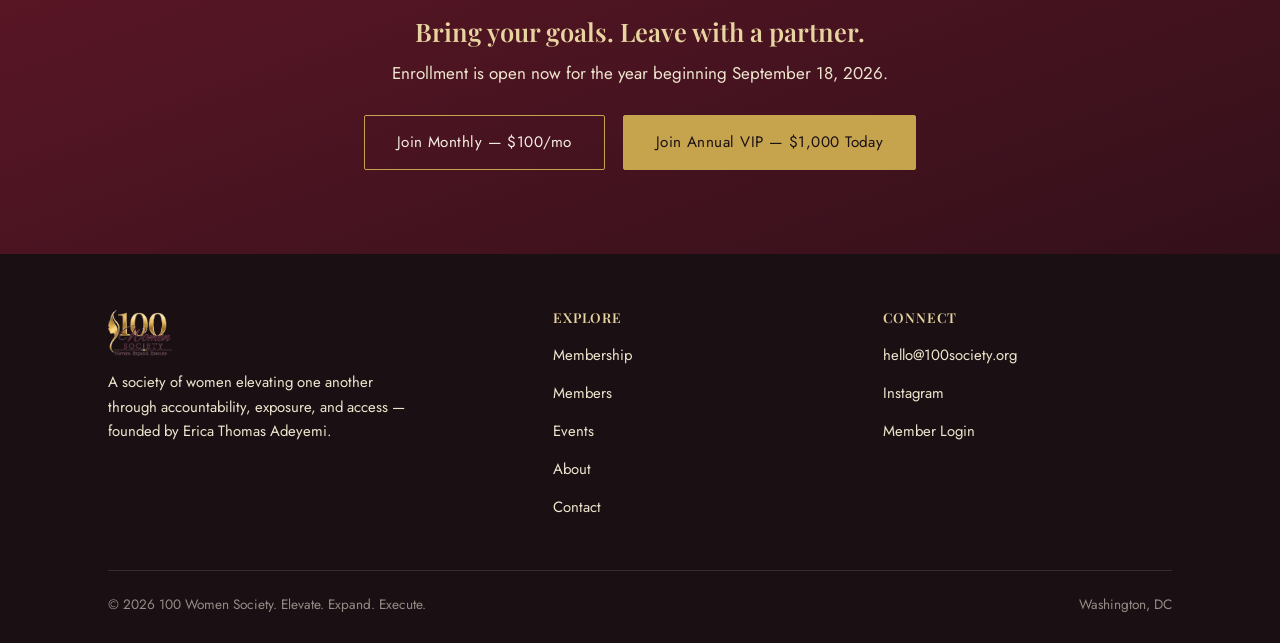
<file: membership.html>
<!DOCTYPE html>
<html lang="en">
<head>
<meta charset="UTF-8">
<meta name="viewport" content="width=device-width, initial-scale=1.0">
<title>Membership | 100 Women Society</title>
<meta name="description" content="Join 100 Women Society — $100/month, or the Annual VIP Pass for $1,000 on launch day (Sept 18, 2026), regularly $1,200/year, including a 1:1 strategy session with Erica Thomas Adeyemi.">
<link rel="icon" href="assets/img/favicon-32.png" sizes="32x32">
<link rel="apple-touch-icon" href="assets/img/apple-touch-icon.png">
<link rel="stylesheet" href="assets/css/style.css">
</head>
<body>

<header class="site-header">
  <nav class="nav">
    <a href="index.html" class="brand">
      <img src="assets/img/logo.png" alt="100 Women Society">
    </a>
    <button class="menu-toggle" aria-label="Toggle menu" aria-expanded="false">Menu</button>
    <ul class="nav-links">
      <li><a href="index.html">Home</a></li>
      <li><a href="membership.html" class="active">Membership</a></li>
      <li><a href="members.html">Members</a></li>
      <li><a href="events.html">Events</a></li>
      <li><a href="about.html">About</a></li>
      <li><a href="contact.html">Contact</a></li>
      <li><a href="#join" class="nav-cta">Join Now</a></li>
    </ul>
  </nav>
</header>

<main>

  <div class="page-header">
    <div class="wrap">
      <span class="kicker" style="color:var(--gold-light);">Membership</span>
      <h1>One year. One tribe. One standard.</h1>
      <p>A 12-month membership for women who want a partner keeping them on track — not just an audience cheering from the sidelines.</p>
    </div>
  </div>

  <section id="join">
    <div class="wrap">
      <div class="section-head center">
        <span class="kicker">Choose how you join</span>
        <h2>Simple pricing, real access either way</h2>
      </div>
      <div class="pricing">
        <div class="price-col">
          <h3>Monthly Membership</h3>
          <div class="price">$100<span>/month</span></div>
          <p class="price-note">Billed monthly, cancel anytime. Includes a custom "I Am One of the 100" t-shirt.</p>
          <ul>
            <li>Accountability partner match</li>
            <li>Weekly Wisdom Wednesday sessions</li>
            <li>Monthly breakout group with Erica</li>
            <li>Share-day promotion for your events</li>
            <li>Eligible for award nominations after month one</li>
          </ul>
          <a href="https://100womensociety.mykajabi.com/offers/hAXrc6wh" target="_blank" rel="noopener" class="btn btn-outline-dark">Join Monthly</a>
        </div>
        <div class="price-col">
          <h3>Annual VIP Pass</h3>
          <span class="price-flag">Launch Day Price — Sept 18 Only</span>
          <div class="price"><span class="price-was">$1,200</span>$1,000<span>/year</span></div>
          <p class="price-note">Pay in full and receive a custom engraved keepsake bracelet plus a complimentary 1:1 strategy session with Erica. Regular price is $1,200/year — $1,000 is the discounted rate for anyone who joins on Sept 18, 2026.</p>
          <ul>
            <li>Everything in Monthly Membership</li>
            <li>1:1 strategy session with Erica Thomas Adeyemi</li>
            <li>Custom engraved keepsake bracelet</li>
            <li>Locked-in rate for the full year</li>
            <li>Priority access to the Kentucky Derby Weekend series</li>
          </ul>
          <a href="https://100womensociety.mykajabi.com/offers/7B2cSYPP/checkout" target="_blank" rel="noopener" class="btn btn-gold">Join Annual VIP</a>
        </div>
      </div>
      <p class="center" style="margin:26px auto 0; font-size:0.88rem; color:#6b5a5e;">The $1,000 Annual VIP rate is available for sign-ups on September 18, 2026 — the price returns to $1,200/year after launch day. Enrollment and payment are completed on our secure membership platform.</p>
    </div>
  </section>

  <section class="section-dark">
    <div class="wrap">
      <div class="section-head" style="margin-left:auto;margin-right:auto;text-align:center;">
        <span class="kicker">What's included</span>
        <h2>Built to move your business, not just your mood</h2>
      </div>
      <div class="benefit-grid" style="color:var(--cream);">
        <div class="benefit" style="border-color:rgba(247,241,228,0.14);">
          <h4 style="color:var(--gold-light);">Accountability partner</h4>
          <p style="color:var(--cream-dim);">Matched by survey to someone in or near your field — a mentor a step ahead, or a peer working toward the same goal in real time.</p>
        </div>
        <div class="benefit" style="border-color:rgba(247,241,228,0.14);">
          <h4 style="color:var(--gold-light);">Wisdom Wednesday</h4>
          <p style="color:var(--cream-dim);">A live weekly session opened by Erica, with a different guest leader each week chosen around what the room needs.</p>
        </div>
        <div class="benefit" style="border-color:rgba(247,241,228,0.14);">
          <h4 style="color:var(--gold-light);">Share day</h4>
          <p style="color:var(--cream-dim);">Post your event or launch and the team turns it into a carousel promoted across the Society's network — with members showing up for you in return.</p>
        </div>
        <div class="benefit" style="border-color:rgba(247,241,228,0.14);">
          <h4 style="color:var(--gold-light);">Monthly breakout groups</h4>
          <p style="color:var(--cream-dim);">Small pods of ten meet with Erica monthly to talk through what's in motion and where her network can open a door.</p>
        </div>
        <div class="benefit" style="border-color:rgba(247,241,228,0.14);">
          <h4 style="color:var(--gold-light);">Goal mapping</h4>
          <p style="color:var(--cream-dim);">Set a 3-month, 6-month, and one-year goal, each broken into steps with your team's guidance behind it.</p>
        </div>
        <div class="benefit" style="border-color:rgba(247,241,228,0.14);">
          <h4 style="color:var(--gold-light);">Recognition &amp; nominations</h4>
          <p style="color:var(--cream-dim);">Once your first month is complete, you're eligible for nomination toward national recognitions — with Erica writing the letter herself.</p>
        </div>
      </div>
    </div>
  </section>

  <section>
    <div class="wrap">
      <div class="section-head center">
        <span class="kicker">Common questions</span>
        <h2>Before you join</h2>
      </div>
      <div class="faq">
        <div class="faq-item">
          <h3>What happens right after I join?</h3>
          <p>You'll complete a short intake assessment. It's how the team learns about your business and matches you with an accountability partner — you'll also get an evaluation back with guidance specific to what you're building.</p>
        </div>
        <div class="faq-item">
          <h3>Is the Annual VIP 1:1 session available if I pay monthly?</h3>
          <p>The complimentary 1:1 strategy session and keepsake bracelet are reserved for Annual VIP members. Monthly members still get full access to breakout groups, Wisdom Wednesday, and every other membership benefit.</p>
        </div>
        <div class="faq-item">
          <h3>How does the $1,000 Annual VIP price work?</h3>
          <p>$1,000 is a one-day launch price for anyone who joins the Annual VIP Pass on September 18, 2026 — the same day as the 100 Women of Excellence Recognition Ceremony. After that day, the Annual VIP Pass returns to its regular price of $1,200/year.</p>
        </div>
        <div class="faq-item">
          <h3>Where does membership actually live?</h3>
          <p>Community, scheduling, and content all live on our membership platform. This site is where you'll find everything you need to know before joining — the link above takes you to checkout.</p>
        </div>
        <div class="faq-item">
          <h3>Can I bring a nomination for someone else?</h3>
          <p>Yes. The Society keeps a running list of national award opportunities, and members are encouraged to nominate one another.</p>
        </div>
      </div>
    </div>
  </section>

  <section class="section-burgundy">
    <div class="wrap center">
      <h2>Bring your goals. Leave with a partner.</h2>
      <p style="margin:0 auto 28px;">Enrollment is open now for the year beginning September 18, 2026.</p>
      <div class="hero-actions">
        <a href="https://100womensociety.mykajabi.com/offers/hAXrc6wh" target="_blank" rel="noopener" class="btn btn-outline">Join Monthly — $100/mo</a>
        <a href="https://100womensociety.mykajabi.com/offers/7B2cSYPP/checkout" target="_blank" rel="noopener" class="btn btn-gold">Join Annual VIP — $1,000 Today</a>
      </div>
    </div>
  </section>

</main>

<footer class="site-footer">
  <div class="wrap">
    <div class="footer-grid">
      <div>
        <img src="assets/img/logo.png" alt="100 Women Society" class="footer-logo">
        <p style="max-width:34ch; color:var(--cream-dim); font-size:0.93rem;">A society of women elevating one another through accountability, exposure, and access — founded by Erica Thomas Adeyemi.</p>
      </div>
      <div>
        <h4>EXPLORE</h4>
        <ul>
          <li><a href="membership.html">Membership</a></li>
          <li><a href="members.html">Members</a></li>
          <li><a href="events.html">Events</a></li>
          <li><a href="about.html">About</a></li>
          <li><a href="contact.html">Contact</a></li>
        </ul>
      </div>
      <div>
        <h4>CONNECT</h4>
        <ul>
          <li><a href="mailto:hello@100society.org">hello@100society.org</a></li>
          <li><a href="https://instagram.com/itsericathomas" target="_blank" rel="noopener">Instagram</a></li>
          <li><a href="https://100womensociety.mykajabi.com/" target="_blank" rel="noopener">Member Login</a></li>
        </ul>
      </div>
    </div>
    <div class="footer-bottom">
      <span>&copy; 2026 100 Women Society. Elevate. Expand. Execute.</span>
      <span>Washington, DC</span>
    </div>
  </div>
</footer>
<script src="assets/js/main.js"></script>
</body>
</html>
</file>
<file: assets/css/style.css>
/* ============================================
   100 Women Society — stylesheet
   Palette: black / burgundy / gold / cream + amethyst accent
   ============================================ */

@import url('https://fonts.googleapis.com/css2?family=Playfair+Display:ital,wght@0,500;0,600;0,700;1,500&family=Jost:wght@300;400;500;600&display=swap');

:root{
  --ink: #1a1013;
  --burgundy: #5c1626;
  --burgundy-deep: #33101a;
  --amethyst: #55295f;
  --amethyst-deep: #351a3d;
  --gold: #c6a34d;
  --gold-light: #e8d4a0;
  --cream: #f7f1e4;
  --cream-dim: #efe5cf;
  --line: rgba(198,163,77,0.35);

  --serif: 'Playfair Display', 'Georgia', serif;
  --sans: 'Jost', 'Helvetica Neue', Arial, sans-serif;

  --max: 1120px;
}

*{ box-sizing: border-box; }
html{ scroll-behavior: smooth; }
html, body{ max-width: 100%; overflow-x: hidden; }

body{
  margin: 0;
  background: var(--cream);
  color: var(--ink);
  font-family: var(--sans);
  font-size: 17px;
  line-height: 1.65;
  -webkit-font-smoothing: antialiased;
}

img{ max-width: 100%; display: block; }

a{ color: inherit; }

h1, h2, h3, h4{
  font-family: var(--serif);
  font-weight: 600;
  line-height: 1.15;
  margin: 0 0 0.5em;
  color: var(--burgundy);
}

p{ margin: 0 0 1.2em; max-width: 62ch; }

.wrap{
  max-width: var(--max);
  margin: 0 auto;
  padding: 0 28px;
}

/* -------- ornament -------- */
.ornament{
  display: flex;
  align-items: center;
  gap: 14px;
  margin: 22px 0 30px;
}
.ornament::before,
.ornament::after{
  content: "";
  flex: 1;
  height: 1px;
  background: var(--line);
}
.ornament span{
  width: 7px; height: 7px;
  background: var(--gold);
  transform: rotate(45deg);
  flex: none;
}
.ornament.center{ justify-content: center; }
.ornament.left{ margin-left: 0; }

/* -------- nav -------- */
.site-header{
  position: sticky;
  top: 0;
  z-index: 50;
  background: rgba(26,16,19,0.96);
  border-bottom: 1px solid var(--line);
}
.nav{
  display: flex;
  align-items: center;
  justify-content: space-between;
  padding: 14px 28px;
  max-width: var(--max);
  margin: 0 auto;
}
.brand{
  display: flex;
  align-items: center;
  gap: 12px;
  text-decoration: none;
  color: var(--cream);
}
.brand img{ height: 40px; width: auto; }
.brand-word{
  font-family: var(--serif);
  font-size: 1.15rem;
  letter-spacing: 0.02em;
  color: var(--gold-light);
}
.brand-word em{
  font-style: italic;
  color: var(--cream);
}

.nav-links{
  display: flex;
  align-items: center;
  gap: 34px;
  list-style: none;
  margin: 0; padding: 0;
}
.nav-links a{
  text-decoration: none;
  color: var(--cream);
  font-size: 0.93rem;
  letter-spacing: 0.02em;
  padding: 6px 0;
  border-bottom: 1px solid transparent;
  transition: border-color .2s ease, color .2s ease;
}
.nav-links a:hover,
.nav-links a.active{
  color: var(--gold-light);
  border-color: var(--gold);
}

.nav-cta{
  background: var(--gold);
  color: var(--ink) !important;
  padding: 9px 20px !important;
  border-radius: 2px;
  border-bottom: none !important;
  font-weight: 500;
}
.nav-cta:hover{
  background: var(--gold-light);
  border-color: transparent !important;
}

.menu-toggle{
  display: none;
  background: none;
  border: 1px solid var(--line);
  color: var(--cream);
  font-size: 1.1rem;
  padding: 6px 12px;
  cursor: pointer;
}

/* -------- buttons -------- */
.btn{
  display: inline-block;
  padding: 14px 32px;
  font-family: var(--sans);
  font-size: 0.95rem;
  letter-spacing: 0.03em;
  text-decoration: none;
  border: 1px solid var(--gold);
  border-radius: 2px;
  transition: transform .18s ease, background .18s ease, color .18s ease;
}
.btn-gold{
  background: var(--gold);
  color: var(--ink);
}
.btn-gold:hover{ background: var(--gold-light); transform: translateY(-1px); }

.btn-outline{
  background: transparent;
  color: var(--cream);
  border-color: var(--gold);
}
.btn-outline:hover{ background: rgba(198,163,77,0.12); transform: translateY(-1px); }

.btn-outline-dark{
  background: transparent;
  color: var(--burgundy);
  border-color: var(--burgundy);
}
.btn-outline-dark:hover{ background: rgba(92,22,38,0.06); }

/* -------- hero -------- */
.hero{
  background:
    radial-gradient(ellipse at 30% 20%, rgba(85,41,95,0.35), transparent 55%),
    linear-gradient(180deg, var(--ink), var(--burgundy-deep) 70%, var(--burgundy));
  color: var(--cream);
  padding: 90px 0 100px;
  text-align: center;
}
.hero img.hero-logo{
  max-width: 380px;
  margin: 0 auto 28px;
  display: block;
}
.hero .eyebrow{
  font-family: var(--serif);
  font-style: italic;
  color: var(--gold-light);
  font-size: 1.05rem;
  margin: 0 auto 6px;
  max-width: 90%;
}
.hero h1{
  color: var(--cream);
  font-size: clamp(2.1rem, 4.2vw, 3.2rem);
  max-width: 16ch;
  margin: 0 auto 18px;
}
.hero p.lead{
  max-width: 54ch;
  margin: 0 auto 34px;
  color: var(--cream-dim);
  font-size: 1.08rem;
}
.hero-actions{
  display: flex;
  gap: 18px;
  justify-content: center;
  flex-wrap: wrap;
}

/* -------- sections -------- */
section{ padding: 84px 0; }
.section-dark{
  background: var(--ink);
  color: var(--cream);
}
.section-dark h2{ color: var(--gold-light); }
.section-dark p{ color: var(--cream-dim); }

.section-burgundy{
  background: linear-gradient(160deg, var(--burgundy), var(--burgundy-deep));
  color: var(--cream);
}
.section-burgundy h2{ color: var(--gold-light); }
.section-burgundy p{ color: var(--cream-dim); }

.kicker{
  font-family: var(--serif);
  font-style: italic;
  color: var(--amethyst);
  font-size: 1rem;
  margin-bottom: 8px;
  display: block;
}
.section-dark .kicker, .section-burgundy .kicker{ color: var(--gold-light); }

.section-head{
  max-width: 640px;
  margin: 0 0 48px;
}
.section-head.center{
  margin-left: auto;
  margin-right: auto;
  text-align: center;
}
.section-head h2{
  font-size: clamp(1.7rem, 3vw, 2.3rem);
}

/* -------- pillars (Advise / Share / Promote) -------- */
.pillars{
  display: grid;
  grid-template-columns: repeat(3, 1fr);
  gap: 0;
  border-top: 1px solid var(--line);
}
.pillar{
  padding: 40px 32px;
  border-right: 1px solid var(--line);
}
.pillar:last-child{ border-right: none; }
.pillar .numeral{
  font-family: var(--serif);
  font-style: italic;
  color: var(--amethyst);
  font-size: 1rem;
  display: block;
  margin-bottom: 14px;
}
.section-dark .pillar .numeral{ color: var(--gold-light); }
.pillar h3{
  font-size: 1.4rem;
  color: var(--cream);
  margin-bottom: 12px;
}
.pillar p{ color: var(--cream-dim); margin-bottom: 0; }

/* -------- editorial rows -------- */
.row{
  display: grid;
  grid-template-columns: 1fr 1fr;
  gap: 64px;
  align-items: center;
}
.row.reverse .col-img{ order: 2; }
.col-text ul{
  padding-left: 0;
  list-style: none;
  margin: 0;
}
.col-text ul li{
  padding: 12px 0;
  border-bottom: 1px solid var(--cream-dim);
  display: flex;
  gap: 14px;
}
.col-text ul li::before{
  content: "";
  width: 6px; height: 6px;
  margin-top: 8px;
  background: var(--gold);
  transform: rotate(45deg);
  flex: none;
}
.col-img img{
  border: 1px solid var(--line);
}

/* -------- benefit list (membership) -------- */
.benefit-grid{
  display: grid;
  grid-template-columns: 1fr 1fr;
  gap: 8px 48px;
}
.benefit{
  padding: 18px 0;
  border-bottom: 1px solid var(--cream-dim);
}
.benefit h4{
  font-size: 1.05rem;
  margin-bottom: 4px;
  color: var(--burgundy);
}
.benefit p{ margin: 0; font-size: 0.95rem; color: #4a3d40; }

/* -------- pricing -------- */
.pricing{
  display: grid;
  grid-template-columns: 1fr 1fr;
  border: 1px solid var(--line);
}
.price-col{
  padding: 44px 40px;
}
.price-col + .price-col{
  border-left: 1px solid var(--line);
  background: var(--ink);
  color: var(--cream);
}
.price-col + .price-col h3,
.price-col + .price-col .price{ color: var(--gold-light); }
.price-col h3{
  font-size: 1.3rem;
  margin-bottom: 4px;
}
.price{
  font-family: var(--serif);
  font-size: 2.6rem;
  color: var(--burgundy);
  margin: 10px 0 4px;
}
.price span{
  font-family: var(--sans);
  font-size: 0.95rem;
  color: inherit;
  opacity: .7;
}
.price-was{
  font-family: var(--serif);
  font-size: 1.5rem;
  color: #8a7377;
  text-decoration: line-through;
  text-decoration-color: #d33f3f;
  text-decoration-thickness: 2px;
  margin-right: 12px;
  opacity: 0.85;
}
.price-col + .price-col .price-was{ color: #b79ba0; }
.price-flag{
  display: inline-block;
  background: #d33f3f;
  color: #fff;
  font-family: var(--sans);
  font-size: 0.72rem;
  font-weight: 500;
  letter-spacing: 0.05em;
  text-transform: uppercase;
  padding: 5px 11px;
  border-radius: 2px;
  margin-bottom: 14px;
}
.price-note{
  font-size: 0.9rem;
  margin-bottom: 22px;
  opacity: .85;
}
.price-col ul{
  list-style: none;
  padding: 0;
  margin: 0 0 26px;
}
.price-col ul li{
  padding: 8px 0;
  font-size: 0.95rem;
  border-bottom: 1px solid rgba(0,0,0,0.08);
}
.price-col + .price-col ul li{
  border-bottom: 1px solid rgba(247,241,228,0.12);
}

/* -------- event teaser / card -------- */
.event-card{
  display: grid;
  grid-template-columns: 340px 1fr;
  gap: 48px;
  align-items: center;
  border: 1px solid var(--line);
  padding: 40px;
}
.event-card .meta{
  display: flex;
  gap: 28px;
  margin: 20px 0 26px;
  flex-wrap: wrap;
}
.event-card .meta div{ font-size: 0.92rem; }
.event-card .meta strong{
  display: block;
  color: var(--burgundy);
  font-family: var(--serif);
  font-size: 1.05rem;
}

/* -------- member spotlight -------- */
.spotlight{
  display: grid;
  grid-template-columns: 320px 1fr;
  gap: 56px;
  align-items: center;
  background: var(--ink);
  color: var(--cream);
  border: 1px solid var(--line);
  padding: 48px;
}
.spotlight-photo img{
  width: 260px;
  height: 260px;
  border-radius: 50%;
  border: 1px solid var(--line);
  display: block;
}
.spotlight .kicker{ color: var(--gold-light); }
.spotlight h2{ color: var(--cream); margin-bottom: 4px; }
.spotlight .member-title{
  font-family: var(--serif);
  font-style: italic;
  color: var(--gold-light);
  font-size: 1.05rem;
  margin-bottom: 18px;
  display: block;
}
.spotlight p{ color: var(--cream-dim); }

/* -------- member directory grid -------- */
.member-grid{
  display: grid;
  grid-template-columns: repeat(3, 1fr);
  gap: 40px;
}
.member-card{
  text-align: center;
}
.member-card img{
  width: 168px;
  height: 168px;
  border-radius: 50%;
  margin: 0 auto 18px;
  border: 1px solid var(--line);
}
.member-card h3{
  font-size: 1.15rem;
  margin-bottom: 2px;
}
.member-card .member-title{
  font-family: var(--serif);
  font-style: italic;
  color: var(--amethyst);
  font-size: 0.98rem;
  display: block;
  margin-bottom: 10px;
}
.member-card p{
  font-size: 0.93rem;
  color: #4a3d40;
  margin: 0 auto;
  max-width: 30ch;
}

/* -------- quote / accountability strip -------- */
.strip{
  text-align: center;
  padding: 60px 0;
}
.strip blockquote{
  font-family: var(--serif);
  font-style: italic;
  font-size: clamp(1.3rem, 2.6vw, 1.8rem);
  max-width: 20ch;
  margin: 0 auto;
  color: var(--gold-light);
}

/* -------- footer -------- */
.site-footer{
  background: var(--ink);
  color: var(--cream-dim);
  padding: 56px 0 28px;
}
.footer-grid{
  display: grid;
  grid-template-columns: 1.4fr 1fr 1fr;
  gap: 40px;
  margin-bottom: 40px;
}
.footer-grid h4{
  color: var(--gold-light);
  font-size: 0.85rem;
  letter-spacing: 0.06em;
  margin-bottom: 14px;
}
.footer-grid ul{ list-style: none; padding: 0; margin: 0; }
.footer-grid li{ margin-bottom: 10px; }
.footer-grid a{ text-decoration: none; color: var(--cream-dim); font-size: 0.93rem; }
.footer-grid a:hover{ color: var(--gold-light); }
.footer-logo{ height: 46px; margin-bottom: 14px; }
.footer-bottom{
  border-top: 1px solid rgba(247,241,228,0.12);
  padding-top: 22px;
  display: flex;
  justify-content: space-between;
  flex-wrap: wrap;
  gap: 10px;
  font-size: 0.85rem;
  color: rgba(247,241,228,0.55);
}

/* -------- page header (interior pages) -------- */
.page-header{
  background: linear-gradient(160deg, var(--ink), var(--amethyst-deep) 120%);
  color: var(--cream);
  padding: 64px 0 56px;
  text-align: center;
}
.page-header h1{ color: var(--cream); margin-bottom: 10px; }
.page-header p{ color: var(--cream-dim); max-width: 56ch; margin: 0 auto; }

/* -------- table (about / faq) -------- */
.faq{ max-width: 760px; margin: 0 auto; }
.faq-item{
  border-bottom: 1px solid var(--cream-dim);
  padding: 22px 0;
}
.faq-item h3{
  font-size: 1.1rem;
  margin-bottom: 8px;
}
.faq-item p{ margin: 0; }

/* -------- contact -------- */
.contact-grid{
  display: grid;
  grid-template-columns: 1fr 1fr;
  gap: 60px;
}
.contact-detail{
  padding: 20px 0;
  border-bottom: 1px solid var(--cream-dim);
}
.contact-detail strong{
  display: block;
  color: var(--burgundy);
  font-family: var(--serif);
  font-size: 1.05rem;
  margin-bottom: 4px;
}

/* -------- utility -------- */
.center{ text-align: center; }
.mt-0{ margin-top: 0; }
.tag{
  display: inline-block;
  border: 1px solid var(--gold);
  color: var(--burgundy);
  font-size: 0.78rem;
  letter-spacing: 0.05em;
  padding: 5px 12px;
  margin-bottom: 18px;
}
.section-dark .tag, .section-burgundy .tag{ color: var(--gold-light); }

/* -------- responsive -------- */

/* Nav collapses to a hamburger well before the links run out of room,
   so the row never overflows and forces sideways scroll on the page. */
@media (max-width: 1080px){
  .nav-links{
    position: fixed;
    top: 68px; left: 0; right: 0;
    background: var(--ink);
    flex-direction: column;
    align-items: flex-start;
    padding: 20px 28px 28px;
    gap: 18px;
    border-bottom: 1px solid var(--line);
    transform: translateY(-140%);
    transition: transform .25s ease;
  }
  .nav-links.open{ transform: translateY(0); }
  .menu-toggle{ display: inline-block; }
  .nav-cta{ margin-top: 4px; }
}

@media (max-width: 880px){
  .row, .pricing, .benefit-grid, .footer-grid{
    grid-template-columns: 1fr;
  }
  .row.reverse .col-img{ order: 0; }
  .pillars{ grid-template-columns: 1fr; }
  .pillar{ border-right: none; border-bottom: 1px solid var(--line); }
  .price-col + .price-col{ border-left: none; border-top: 1px solid var(--line); }
  .event-card{ grid-template-columns: 1fr; }
  .spotlight{ grid-template-columns: 1fr; text-align: center; padding: 36px 28px; }
  .spotlight img{ margin: 0 auto; width: 200px; height: 200px; }
  .member-grid{ grid-template-columns: repeat(2, 1fr); }
}

@media (max-width: 560px){
  .member-grid{ grid-template-columns: 1fr; }
}

@media (max-width: 520px){
  .hero{ padding: 64px 0 70px; }
  section{ padding: 60px 0; }
  .event-card{ padding: 26px; }
}

@media (prefers-reduced-motion: reduce){
  *{ transition: none !important; scroll-behavior: auto !important; }
}
</file>
